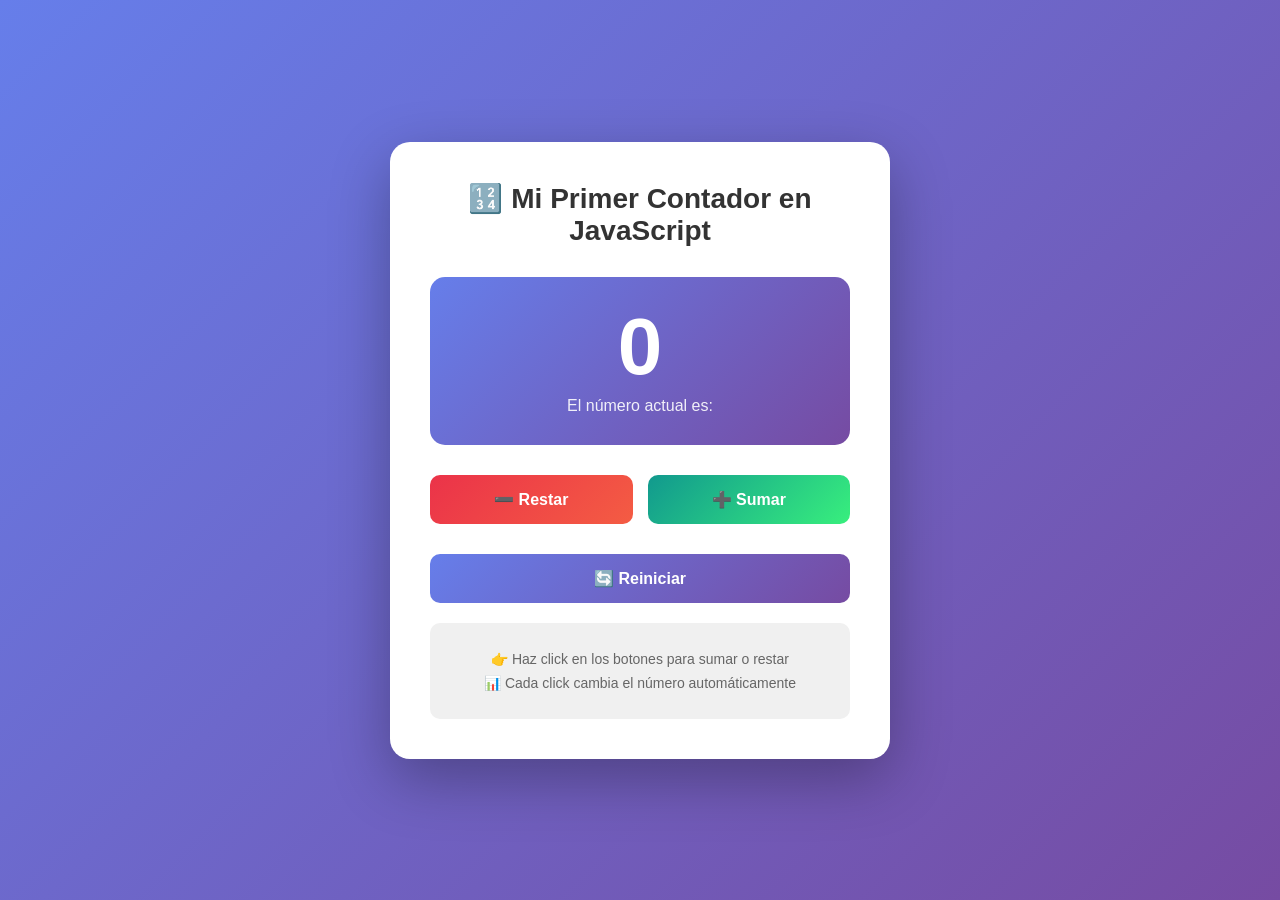
<file: index.html>
<!DOCTYPE html>
<html lang="es">
<head>
    <meta charset="UTF-8">
    <meta name="viewport" content="width=device-width, initial-scale=1.0">
    <title>Mi Contador - Aprendiendo JavaScript</title>
    <link rel="stylesheet" href="styles.css">
</head>
<body>
    <div class="container">
        <h1>🔢 Mi Primer Contador en JavaScript</h1>
        
        <div class="contador-box">
            <p id="numero">0</p>
            <p class="etiqueta">El número actual es:</p>
        </div>

        <div class="botones">
            <button id="btnRestar" class="btn btn-restar">➖ Restar</button>
            <button id="btnSumar" class="btn btn-sumar">➕ Sumar</button>
        </div>

        <button id="btnReiniciar" class="btn btn-reiniciar">🔄 Reiniciar</button>

        <div class="info">
            <p>👉 Haz click en los botones para sumar o restar</p>
            <p>📊 Cada click cambia el número automáticamente</p>
        </div>
    </div>

    <script src="script.js"></script>
</body>
</html>
</file>
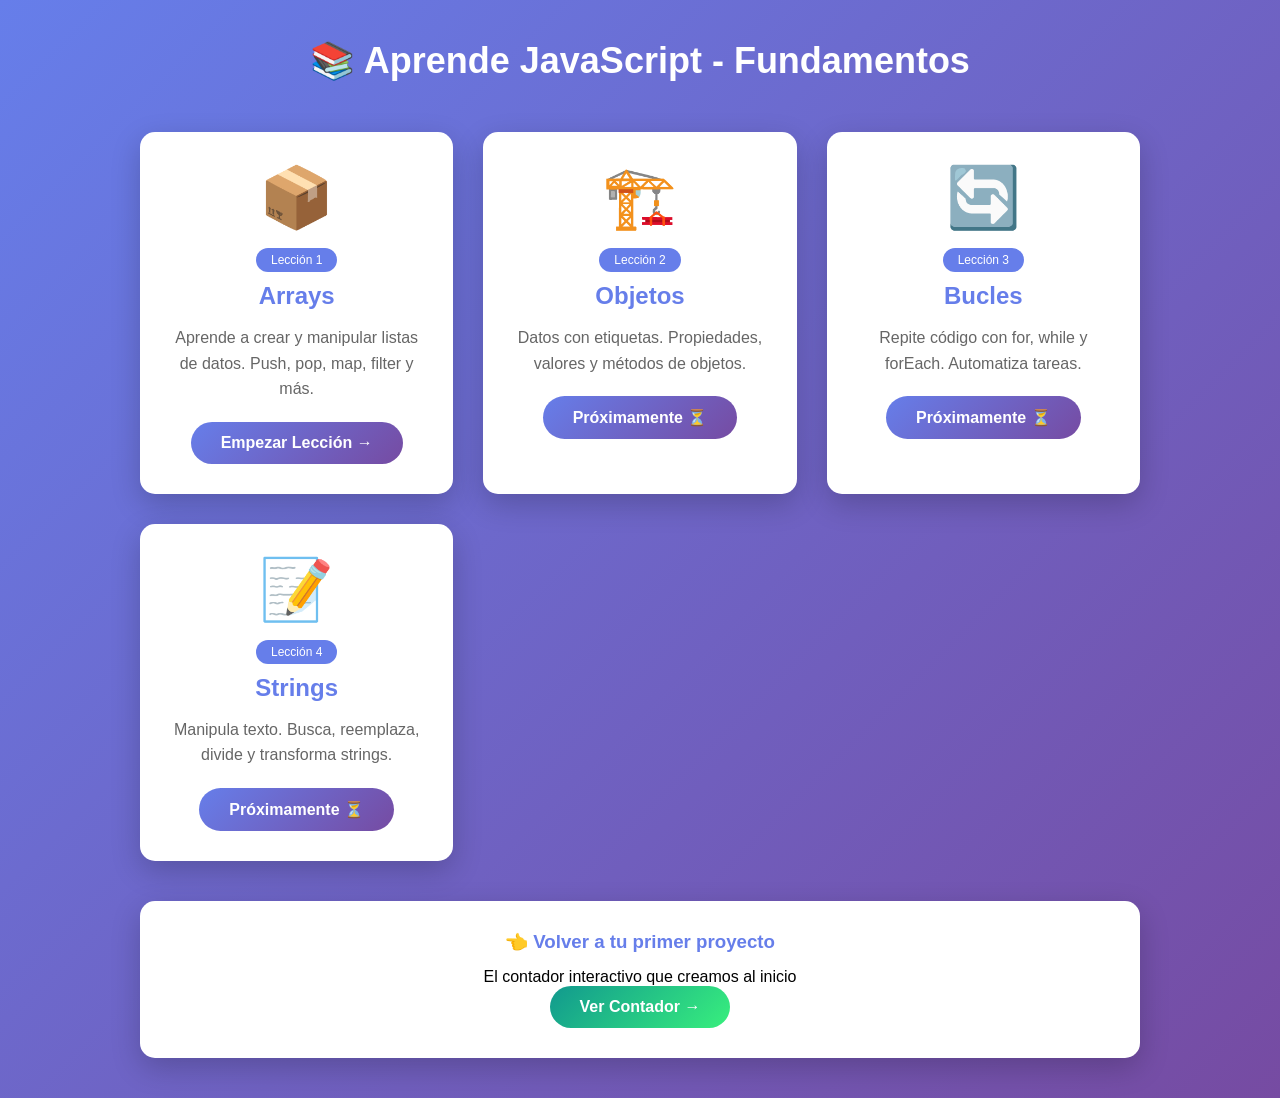
<file: index-lecciones.html>
<!DOCTYPE html>
<html lang="es">
<head>
    <meta charset="UTF-8">
    <meta name="viewport" content="width=device-width, initial-scale=1.0">
    <title>📚 Aprende JavaScript - Lecciones</title>
    <style>
        * {
            margin: 0;
            padding: 0;
            box-sizing: border-box;
        }

        body {
            font-family: 'Segoe UI', Tahoma, Geneva, Verdana, sans-serif;
            background: linear-gradient(135deg, #667eea 0%, #764ba2 100%);
            min-height: 100vh;
            padding: 40px 20px;
        }

        .container {
            max-width: 1000px;
            margin: 0 auto;
        }

        h1 {
            text-align: center;
            color: white;
            margin-bottom: 50px;
            font-size: 36px;
        }

        .lecciones-grid {
            display: grid;
            grid-template-columns: repeat(auto-fit, minmax(250px, 1fr));
            gap: 30px;
            margin-bottom: 40px;
        }

        .leccion-card {
            background: white;
            border-radius: 15px;
            padding: 30px;
            text-align: center;
            box-shadow: 0 10px 30px rgba(0, 0, 0, 0.2);
            transition: all 0.3s ease;
            cursor: pointer;
        }

        .leccion-card:hover {
            transform: translateY(-10px);
            box-shadow: 0 20px 40px rgba(0, 0, 0, 0.3);
        }

        .leccion-card .emoji {
            font-size: 60px;
            margin-bottom: 15px;
        }

        .leccion-card h2 {
            color: #667eea;
            margin-bottom: 15px;
            font-size: 24px;
        }

        .leccion-card p {
            color: #666;
            margin-bottom: 20px;
            line-height: 1.6;
        }

        .leccion-card a {
            display: inline-block;
            background: linear-gradient(135deg, #667eea 0%, #764ba2 100%);
            color: white;
            padding: 12px 30px;
            border-radius: 25px;
            text-decoration: none;
            font-weight: bold;
            transition: all 0.3s ease;
        }

        .leccion-card a:hover {
            transform: scale(1.05);
            box-shadow: 0 10px 25px rgba(102, 126, 234, 0.4);
        }

        .proyecto-anterior {
            background: white;
            border-radius: 15px;
            padding: 30px;
            text-align: center;
            box-shadow: 0 10px 30px rgba(0, 0, 0, 0.2);
            margin-top: 40px;
        }

        .proyecto-anterior h3 {
            color: #667eea;
            margin-bottom: 15px;
        }

        .proyecto-anterior a {
            display: inline-block;
            background: linear-gradient(135deg, #11998e 0%, #38ef7d 100%);
            color: white;
            padding: 12px 30px;
            border-radius: 25px;
            text-decoration: none;
            font-weight: bold;
            transition: all 0.3s ease;
        }

        .proyecto-anterior a:hover {
            transform: scale(1.05);
            box-shadow: 0 10px 25px rgba(17, 153, 142, 0.4);
        }

        .badge {
            display: inline-block;
            background: #667eea;
            color: white;
            padding: 5px 15px;
            border-radius: 20px;
            font-size: 12px;
            margin-bottom: 10px;
        }
    </style>
</head>
<body>
    <div class="container">
        <h1>📚 Aprende JavaScript - Fundamentos</h1>

        <div class="lecciones-grid">
            <!-- LECCIÓN 1: ARRAYS -->
            <div class="leccion-card">
                <div class="emoji">📦</div>
                <div class="badge">Lección 1</div>
                <h2>Arrays</h2>
                <p>Aprende a crear y manipular listas de datos. Push, pop, map, filter y más.</p>
                <a href="leccion-1-arrays.html">Empezar Lección →</a>
            </div>

            <!-- LECCIÓN 2: OBJETOS -->
            <div class="leccion-card">
                <div class="emoji">🏗️</div>
                <div class="badge">Lección 2</div>
                <h2>Objetos</h2>
                <p>Datos con etiquetas. Propiedades, valores y métodos de objetos.</p>
                <a href="leccion-2-objetos.html">Próximamente ⏳</a>
            </div>

            <!-- LECCIÓN 3: BUCLES -->
            <div class="leccion-card">
                <div class="emoji">🔄</div>
                <div class="badge">Lección 3</div>
                <h2>Bucles</h2>
                <p>Repite código con for, while y forEach. Automatiza tareas.</p>
                <a href="leccion-3-bucles.html">Próximamente ⏳</a>
            </div>

            <!-- LECCIÓN 4: STRINGS -->
            <div class="leccion-card">
                <div class="emoji">📝</div>
                <div class="badge">Lección 4</div>
                <h2>Strings</h2>
                <p>Manipula texto. Busca, reemplaza, divide y transforma strings.</p>
                <a href="leccion-4-strings.html">Próximamente ⏳</a>
            </div>
        </div>

        <!-- Proyecto Anterior -->
        <div class="proyecto-anterior">
            <h3>👈 Volver a tu primer proyecto</h3>
            <p>El contador interactivo que creamos al inicio</p>
            <a href="index.html">Ver Contador →</a>
        </div>
    </div>
</body>
</html>
</file>
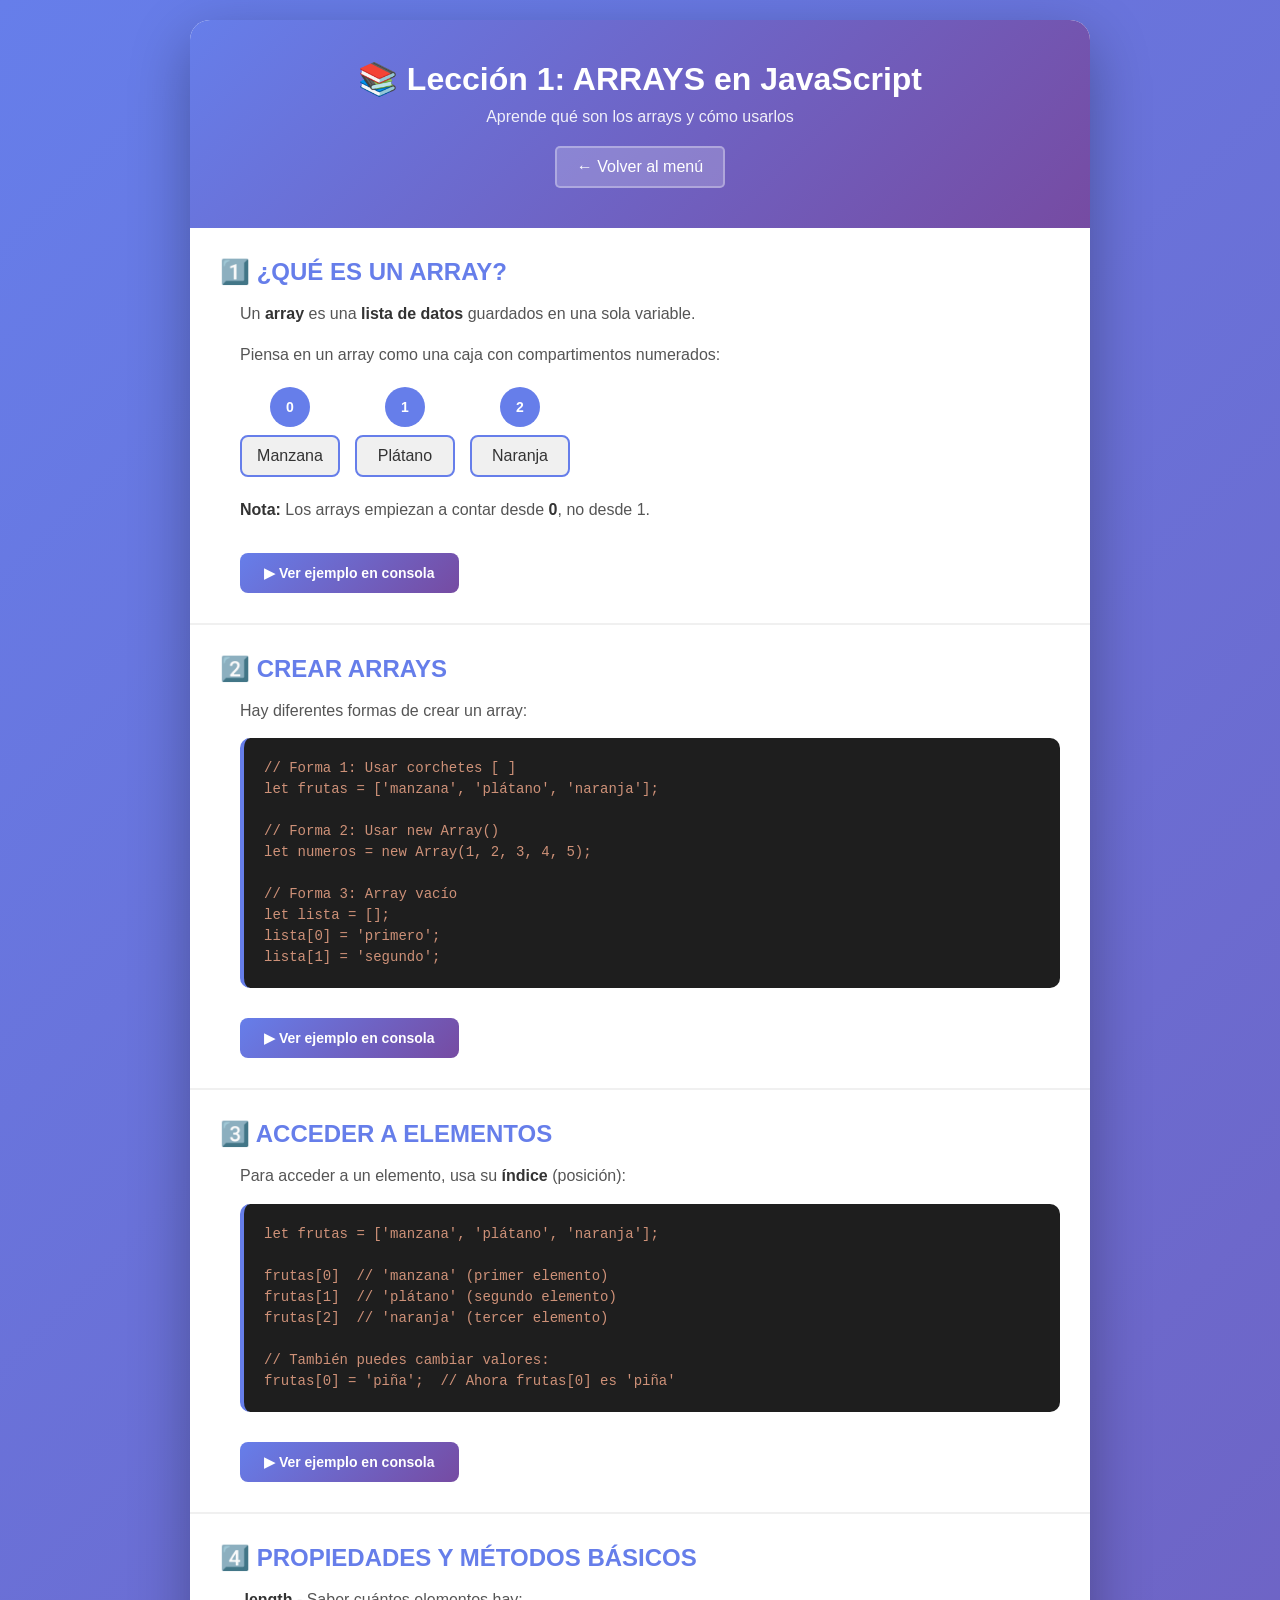
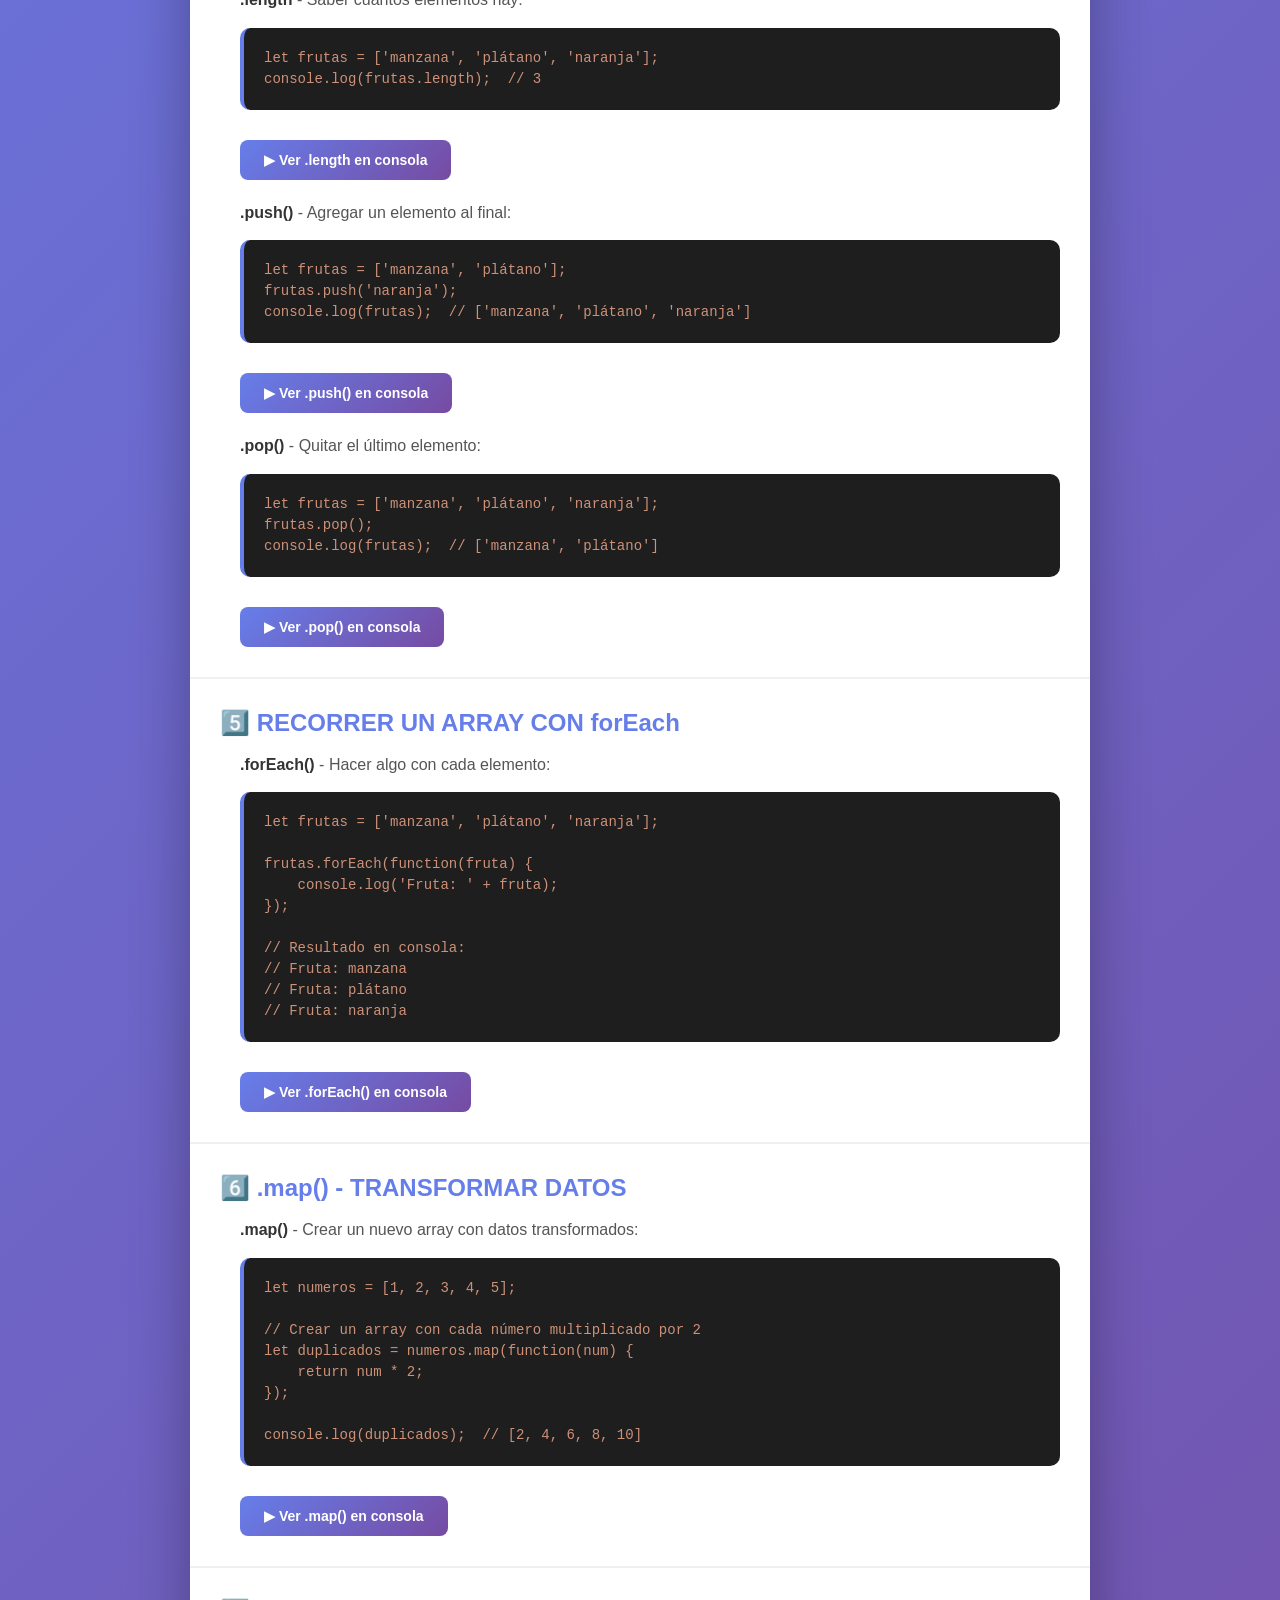
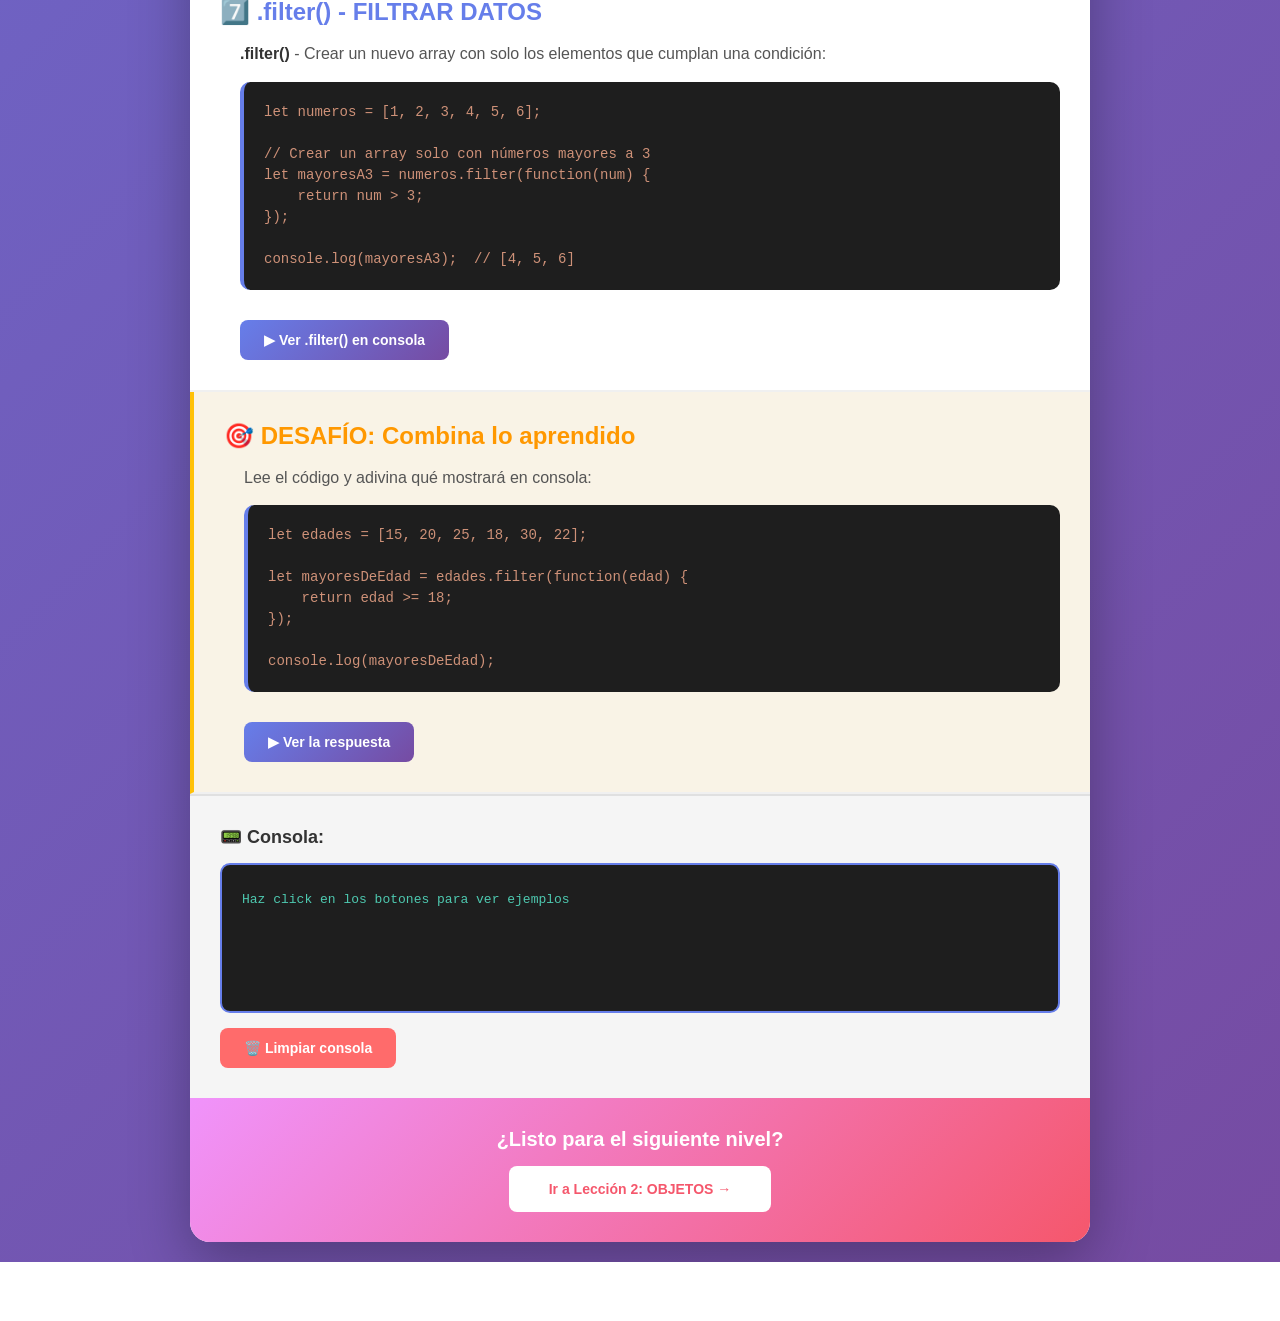
<file: leccion-1-arrays.html>
<!DOCTYPE html>
<html lang="es">
<head>
    <meta charset="UTF-8">
    <meta name="viewport" content="width=device-width, initial-scale=1.0">
    <title>Lección 1: Arrays en JavaScript</title>
    <link rel="stylesheet" href="leccion-1-arrays.css">
</head>
<body>
    <div class="container">
        <header>
            <h1>📚 Lección 1: ARRAYS en JavaScript</h1>
            <p class="subtitle">Aprende qué son los arrays y cómo usarlos</p>
            <a href="index-lecciones.html" class="btn-volver">← Volver al menú</a>
        </header>

        <!-- SECCIÓN 1: QUÉ ES UN ARRAY -->
        <section class="leccion">
            <h2>1️⃣ ¿QUÉ ES UN ARRAY?</h2>
            <div class="contenido">
                <p>Un <strong>array</strong> es una <strong>lista de datos</strong> guardados en una sola variable.</p>
                <p>Piensa en un array como una caja con compartimentos numerados:</p>
                <div class="visual-array">
                    <div class="compartimento">
                        <span class="indice">0</span>
                        <span class="valor">Manzana</span>
                    </div>
                    <div class="compartimento">
                        <span class="indice">1</span>
                        <span class="valor">Plátano</span>
                    </div>
                    <div class="compartimento">
                        <span class="indice">2</span>
                        <span class="valor">Naranja</span>
                    </div>
                </div>
                <p><strong>Nota:</strong> Los arrays empiezan a contar desde <strong>0</strong>, no desde 1.</p>
                <button class="btn btn-ejemplo" onclick="ejemplo1()">▶ Ver ejemplo en consola</button>
            </div>
        </section>

        <!-- SECCIÓN 2: CREAR ARRAYS -->
        <section class="leccion">
            <h2>2️⃣ CREAR ARRAYS</h2>
            <div class="contenido">
                <p>Hay diferentes formas de crear un array:</p>
                <div class="codigo">
                    <pre><code>// Forma 1: Usar corchetes [ ]
let frutas = ['manzana', 'plátano', 'naranja'];

// Forma 2: Usar new Array()
let numeros = new Array(1, 2, 3, 4, 5);

// Forma 3: Array vacío
let lista = [];
lista[0] = 'primero';
lista[1] = 'segundo';</code></pre>
                </div>
                <button class="btn btn-ejemplo" onclick="ejemplo2()">▶ Ver ejemplo en consola</button>
            </div>
        </section>

        <!-- SECCIÓN 3: ACCEDER A ELEMENTOS -->
        <section class="leccion">
            <h2>3️⃣ ACCEDER A ELEMENTOS</h2>
            <div class="contenido">
                <p>Para acceder a un elemento, usa su <strong>índice</strong> (posición):</p>
                <div class="codigo">
                    <pre><code>let frutas = ['manzana', 'plátano', 'naranja'];

frutas[0]  // 'manzana' (primer elemento)
frutas[1]  // 'plátano' (segundo elemento)
frutas[2]  // 'naranja' (tercer elemento)

// También puedes cambiar valores:
frutas[0] = 'piña';  // Ahora frutas[0] es 'piña'</code></pre>
                </div>
                <button class="btn btn-ejemplo" onclick="ejemplo3()">▶ Ver ejemplo en consola</button>
            </div>
        </section>

        <!-- SECCIÓN 4: PROPIEDADES Y MÉTODOS -->
        <section class="leccion">
            <h2>4️⃣ PROPIEDADES Y MÉTODOS BÁSICOS</h2>
            <div class="contenido">
                <p><strong>.length</strong> - Saber cuántos elementos hay:</p>
                <div class="codigo">
                    <pre><code>let frutas = ['manzana', 'plátano', 'naranja'];
console.log(frutas.length);  // 3</code></pre>
                </div>
                <button class="btn btn-ejemplo" onclick="ejemplo4()">▶ Ver .length en consola</button>

                <p style="margin-top: 20px;"><strong>.push()</strong> - Agregar un elemento al final:</p>
                <div class="codigo">
                    <pre><code>let frutas = ['manzana', 'plátano'];
frutas.push('naranja');
console.log(frutas);  // ['manzana', 'plátano', 'naranja']</code></pre>
                </div>
                <button class="btn btn-ejemplo" onclick="ejemplo5()">▶ Ver .push() en consola</button>

                <p style="margin-top: 20px;"><strong>.pop()</strong> - Quitar el último elemento:</p>
                <div class="codigo">
                    <pre><code>let frutas = ['manzana', 'plátano', 'naranja'];
frutas.pop();
console.log(frutas);  // ['manzana', 'plátano']</code></pre>
                </div>
                <button class="btn btn-ejemplo" onclick="ejemplo6()">▶ Ver .pop() en consola</button>
            </div>
        </section>

        <!-- SECCIÓN 5: RECORRER ARRAYS CON forEach -->
        <section class="leccion">
            <h2>5️⃣ RECORRER UN ARRAY CON forEach</h2>
            <div class="contenido">
                <p><strong>.forEach()</strong> - Hacer algo con cada elemento:</p>
                <div class="codigo">
                    <pre><code>let frutas = ['manzana', 'plátano', 'naranja'];

frutas.forEach(function(fruta) {
    console.log('Fruta: ' + fruta);
});

// Resultado en consola:
// Fruta: manzana
// Fruta: plátano
// Fruta: naranja</code></pre>
                </div>
                <button class="btn btn-ejemplo" onclick="ejemplo7()">▶ Ver .forEach() en consola</button>
            </div>
        </section>

        <!-- SECCIÓN 6: MAP - TRANSFORMAR DATOS -->
        <section class="leccion">
            <h2>6️⃣ .map() - TRANSFORMAR DATOS</h2>
            <div class="contenido">
                <p><strong>.map()</strong> - Crear un nuevo array con datos transformados:</p>
                <div class="codigo">
                    <pre><code>let numeros = [1, 2, 3, 4, 5];

// Crear un array con cada número multiplicado por 2
let duplicados = numeros.map(function(num) {
    return num * 2;
});

console.log(duplicados);  // [2, 4, 6, 8, 10]</code></pre>
                </div>
                <button class="btn btn-ejemplo" onclick="ejemplo8()">▶ Ver .map() en consola</button>
            </div>
        </section>

        <!-- SECCIÓN 7: FILTER - FILTRAR DATOS -->
        <section class="leccion">
            <h2>7️⃣ .filter() - FILTRAR DATOS</h2>
            <div class="contenido">
                <p><strong>.filter()</strong> - Crear un nuevo array con solo los elementos que cumplan una condición:</p>
                <div class="codigo">
                    <pre><code>let numeros = [1, 2, 3, 4, 5, 6];

// Crear un array solo con números mayores a 3
let mayoresA3 = numeros.filter(function(num) {
    return num > 3;
});

console.log(mayoresA3);  // [4, 5, 6]</code></pre>
                </div>
                <button class="btn btn-ejemplo" onclick="ejemplo9()">▶ Ver .filter() en consola</button>
            </div>
        </section>

        <!-- SECCIÓN 8: DESAFÍO -->
        <section class="leccion leccion-desafio">
            <h2>🎯 DESAFÍO: Combina lo aprendido</h2>
            <div class="contenido">
                <p>Lee el código y adivina qué mostrará en consola:</p>
                <div class="codigo">
                    <pre><code>let edades = [15, 20, 25, 18, 30, 22];

let mayoresDeEdad = edades.filter(function(edad) {
    return edad >= 18;
});

console.log(mayoresDeEdad);</code></pre>
                </div>
                <button class="btn btn-ejemplo" onclick="desafio1()">▶ Ver la respuesta</button>
            </div>
        </section>

        <!-- CONSOLA PERSONALIZADA -->
        <section class="consola-section">
            <h3>📟 Consola:</h3>
            <div id="consola" class="consola"></div>
            <button class="btn btn-limpiar" onclick="limpiarConsola()">🗑️ Limpiar consola</button>
        </section>

        <!-- SIGUIENTE LECCIÓN -->
        <section class="siguiente-leccion">
            <h3>¿Listo para el siguiente nivel?</h3>
            <a href="leccion-2-objetos.html" class="btn btn-siguiente">Ir a Lección 2: OBJETOS →</a>
        </section>
    </div>

    <script src="leccion-1-arrays.js"></script>
</body>
</html>
</file>
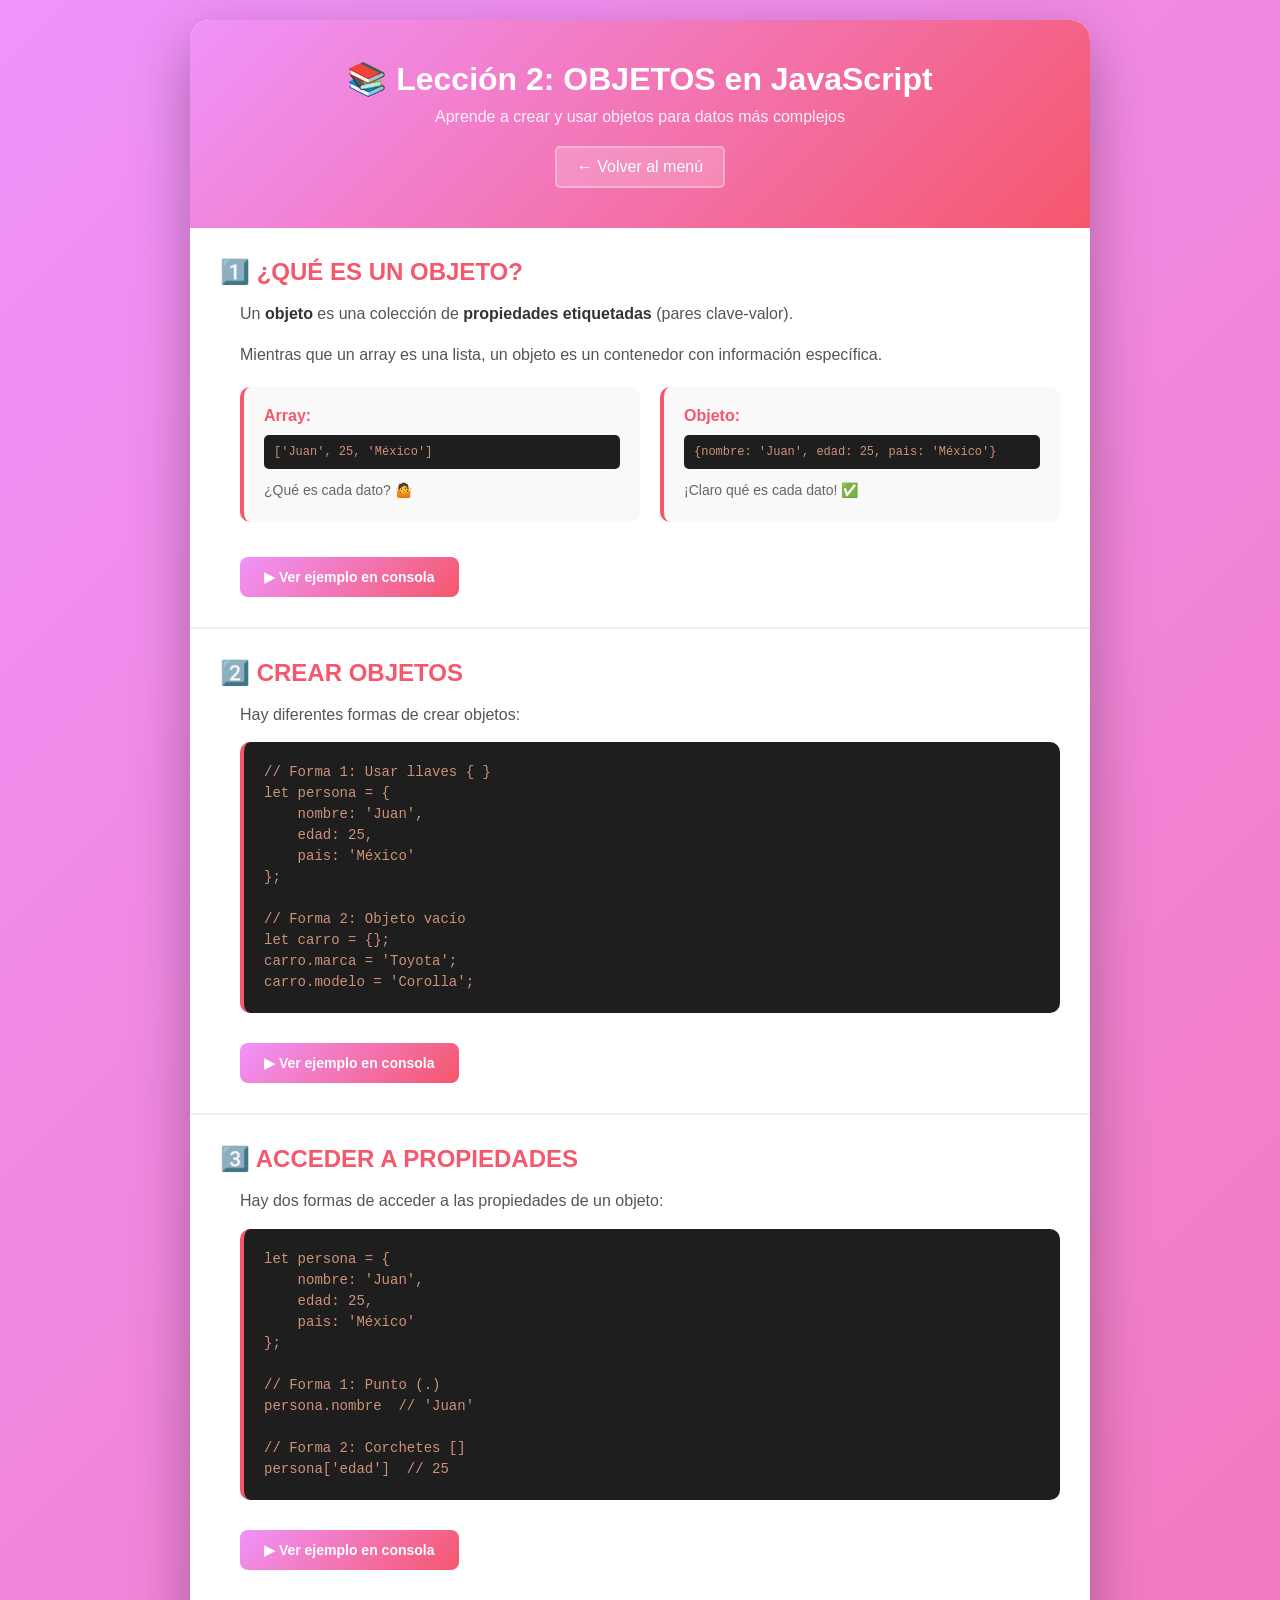
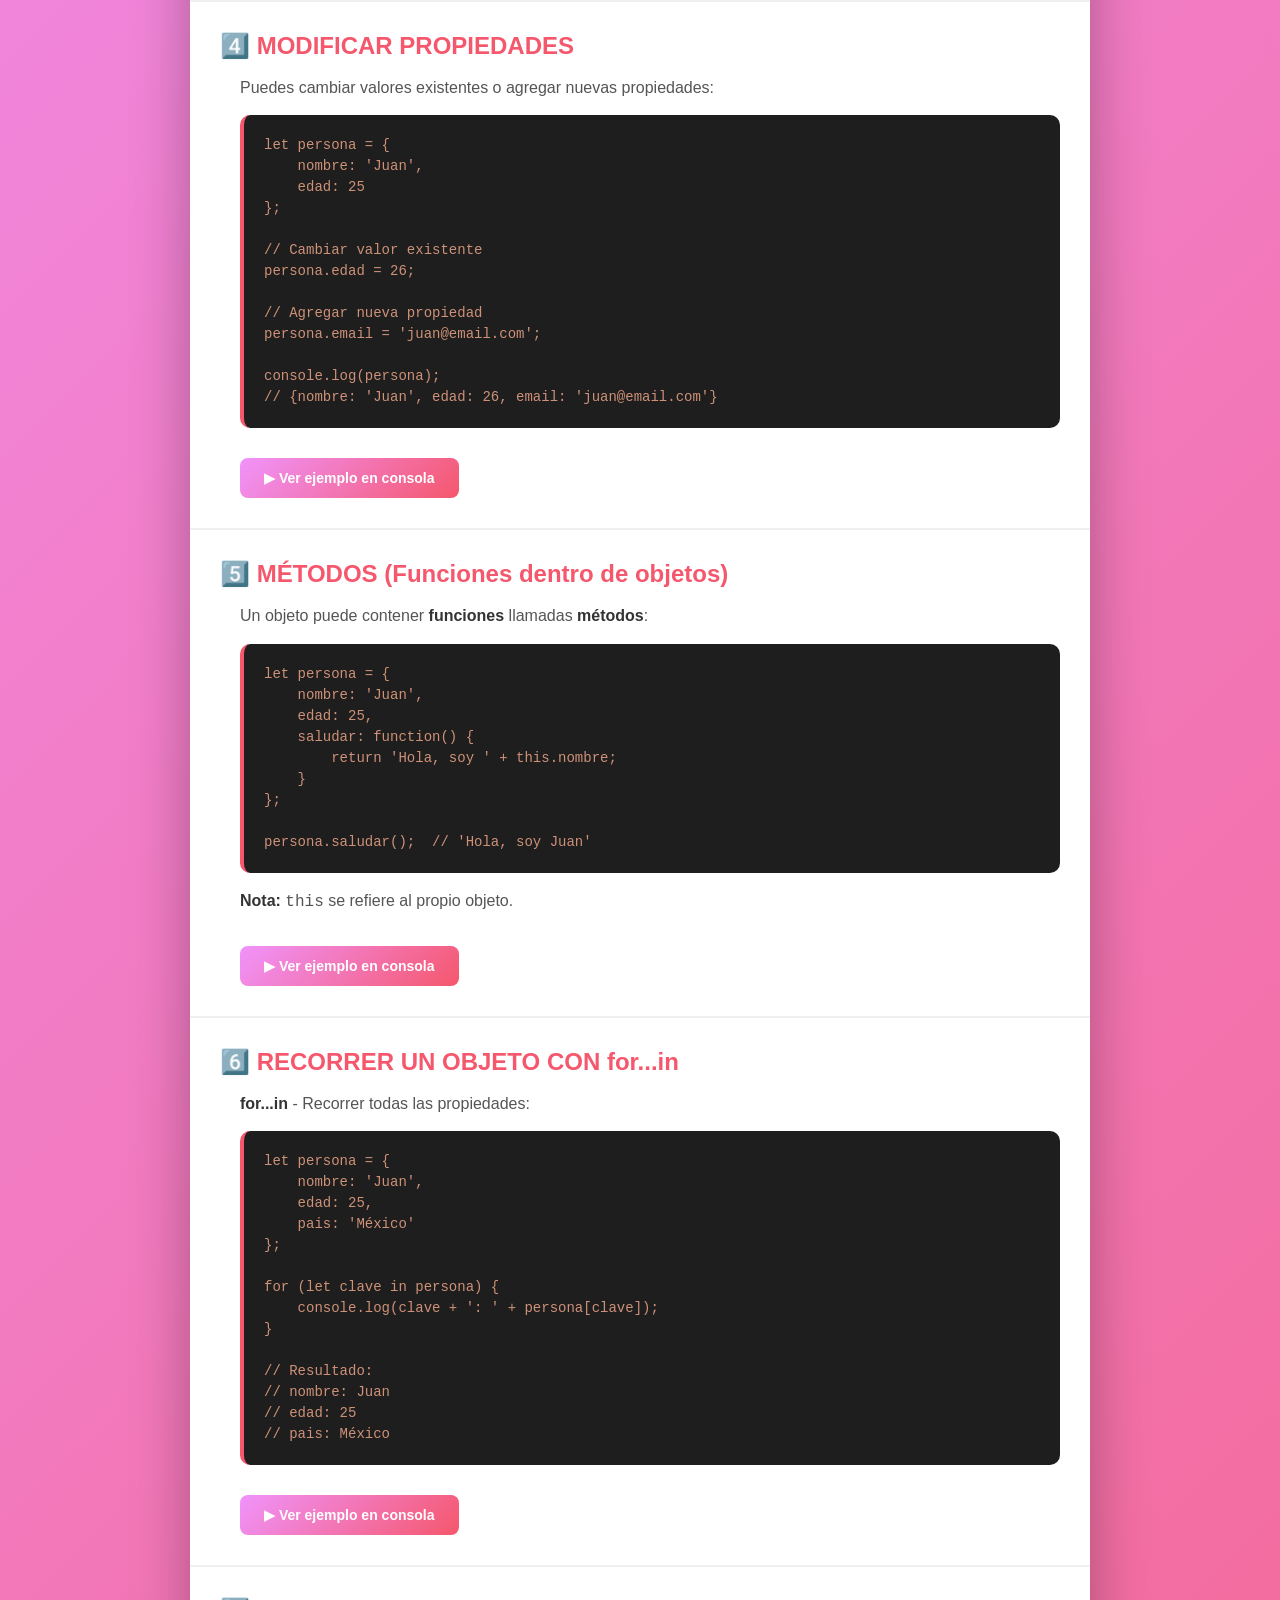
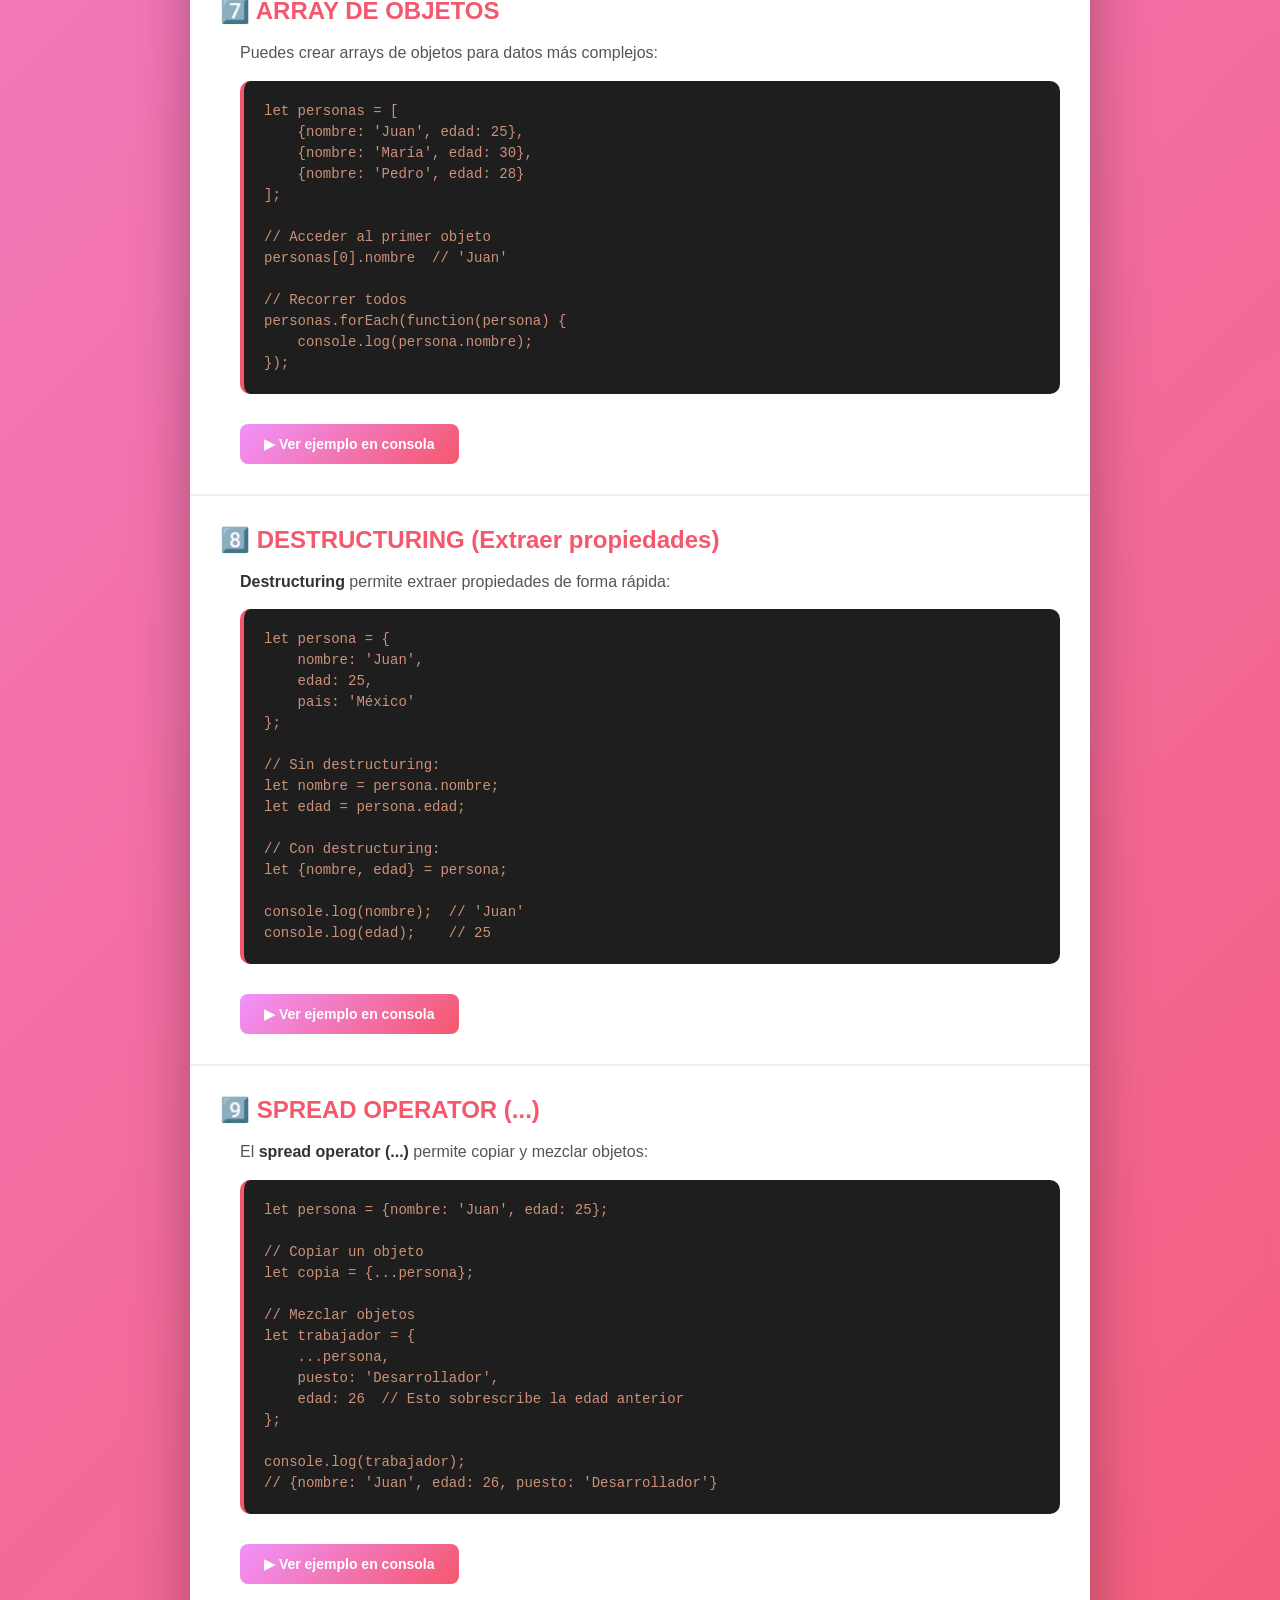
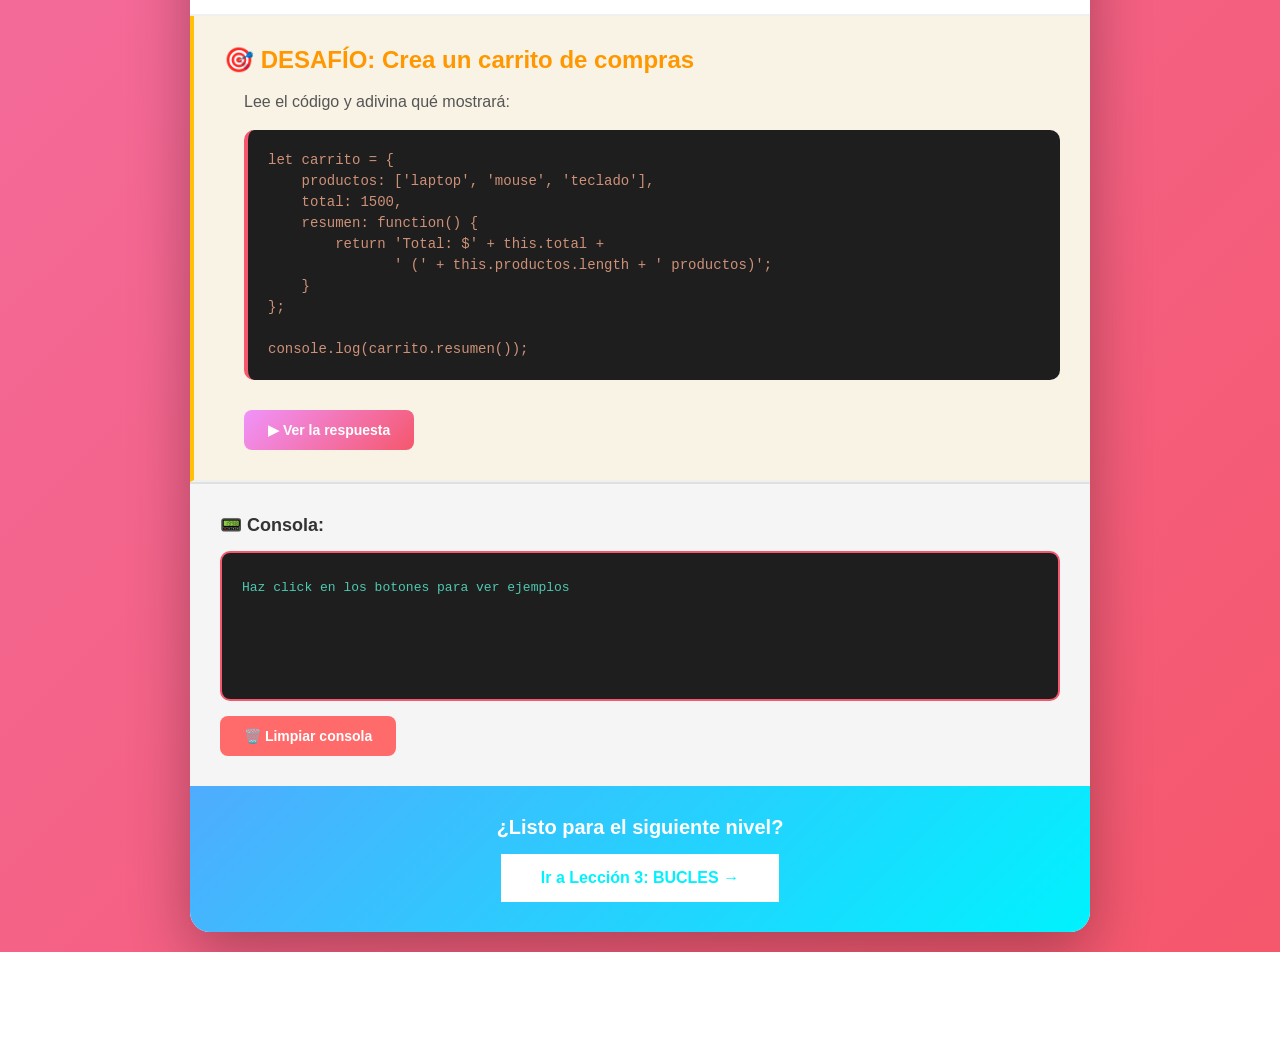
<file: leccion-2-objetos.html>
<!DOCTYPE html>
<html lang="es">
<head>
    <meta charset="UTF-8">
    <meta name="viewport" content="width=device-width, initial-scale=1.0">
    <title>Lección 2: Objetos en JavaScript</title>
    <link rel="stylesheet" href="leccion-2-objetos.css">
</head>
<body>
    <div class="container">
        <header>
            <h1>📚 Lección 2: OBJETOS en JavaScript</h1>
            <p class="subtitle">Aprende a crear y usar objetos para datos más complejos</p>
            <a href="index-lecciones.html" class="btn-volver">← Volver al menú</a>
        </header>

        <!-- SECCIÓN 1: QUÉ ES UN OBJETO -->
        <section class="leccion">
            <h2>1️⃣ ¿QUÉ ES UN OBJETO?</h2>
            <div class="contenido">
                <p>Un <strong>objeto</strong> es una colección de <strong>propiedades etiquetadas</strong> (pares clave-valor).</p>
                <p>Mientras que un array es una lista, un objeto es un contenedor con información específica.</p>
                <div class="comparacion">
                    <div class="item">
                        <h4>Array:</h4>
                        <code>['Juan', 25, 'México']</code>
                        <p>¿Qué es cada dato? 🤷</p>
                    </div>
                    <div class="item">
                        <h4>Objeto:</h4>
                        <code>{nombre: 'Juan', edad: 25, pais: 'México'}</code>
                        <p>¡Claro qué es cada dato! ✅</p>
                    </div>
                </div>
                <button class="btn btn-ejemplo" onclick="ejemplo1()">▶ Ver ejemplo en consola</button>
            </div>
        </section>

        <!-- SECCIÓN 2: CREAR OBJETOS -->
        <section class="leccion">
            <h2>2️⃣ CREAR OBJETOS</h2>
            <div class="contenido">
                <p>Hay diferentes formas de crear objetos:</p>
                <div class="codigo">
                    <pre><code>// Forma 1: Usar llaves { }
let persona = {
    nombre: 'Juan',
    edad: 25,
    pais: 'México'
};

// Forma 2: Objeto vacío
let carro = {};
carro.marca = 'Toyota';
carro.modelo = 'Corolla';</code></pre>
                </div>
                <button class="btn btn-ejemplo" onclick="ejemplo2()">▶ Ver ejemplo en consola</button>
            </div>
        </section>

        <!-- SECCIÓN 3: ACCEDER A PROPIEDADES -->
        <section class="leccion">
            <h2>3️⃣ ACCEDER A PROPIEDADES</h2>
            <div class="contenido">
                <p>Hay dos formas de acceder a las propiedades de un objeto:</p>
                <div class="codigo">
                    <pre><code>let persona = {
    nombre: 'Juan',
    edad: 25,
    pais: 'México'
};

// Forma 1: Punto (.)
persona.nombre  // 'Juan'

// Forma 2: Corchetes []
persona['edad']  // 25</code></pre>
                </div>
                <button class="btn btn-ejemplo" onclick="ejemplo3()">▶ Ver ejemplo en consola</button>
            </div>
        </section>

        <!-- SECCIÓN 4: MODIFICAR PROPIEDADES -->
        <section class="leccion">
            <h2>4️⃣ MODIFICAR PROPIEDADES</h2>
            <div class="contenido">
                <p>Puedes cambiar valores existentes o agregar nuevas propiedades:</p>
                <div class="codigo">
                    <pre><code>let persona = {
    nombre: 'Juan',
    edad: 25
};

// Cambiar valor existente
persona.edad = 26;

// Agregar nueva propiedad
persona.email = 'juan@email.com';

console.log(persona);
// {nombre: 'Juan', edad: 26, email: 'juan@email.com'}</code></pre>
                </div>
                <button class="btn btn-ejemplo" onclick="ejemplo4()">▶ Ver ejemplo en consola</button>
            </div>
        </section>

        <!-- SECCIÓN 5: MÉTODOS -->
        <section class="leccion">
            <h2>5️⃣ MÉTODOS (Funciones dentro de objetos)</h2>
            <div class="contenido">
                <p>Un objeto puede contener <strong>funciones</strong> llamadas <strong>métodos</strong>:</p>
                <div class="codigo">
                    <pre><code>let persona = {
    nombre: 'Juan',
    edad: 25,
    saludar: function() {
        return 'Hola, soy ' + this.nombre;
    }
};

persona.saludar();  // 'Hola, soy Juan'</code></pre>
                </div>
                <p style="margin-top: 15px;"><strong>Nota:</strong> <code>this</code> se refiere al propio objeto.</p>
                <button class="btn btn-ejemplo" onclick="ejemplo5()">▶ Ver ejemplo en consola</button>
            </div>
        </section>

        <!-- SECCIÓN 6: RECORRER OBJETOS -->
        <section class="leccion">
            <h2>6️⃣ RECORRER UN OBJETO CON for...in</h2>
            <div class="contenido">
                <p><strong>for...in</strong> - Recorrer todas las propiedades:</p>
                <div class="codigo">
                    <pre><code>let persona = {
    nombre: 'Juan',
    edad: 25,
    pais: 'México'
};

for (let clave in persona) {
    console.log(clave + ': ' + persona[clave]);
}

// Resultado:
// nombre: Juan
// edad: 25
// pais: México</code></pre>
                </div>
                <button class="btn btn-ejemplo" onclick="ejemplo6()">▶ Ver ejemplo en consola</button>
            </div>
        </section>

        <!-- SECCIÓN 7: OBJETOS EN ARRAYS -->
        <section class="leccion">
            <h2>7️⃣ ARRAY DE OBJETOS</h2>
            <div class="contenido">
                <p>Puedes crear arrays de objetos para datos más complejos:</p>
                <div class="codigo">
                    <pre><code>let personas = [
    {nombre: 'Juan', edad: 25},
    {nombre: 'María', edad: 30},
    {nombre: 'Pedro', edad: 28}
];

// Acceder al primer objeto
personas[0].nombre  // 'Juan'

// Recorrer todos
personas.forEach(function(persona) {
    console.log(persona.nombre);
});</code></pre>
                </div>
                <button class="btn btn-ejemplo" onclick="ejemplo7()">▶ Ver ejemplo en consola</button>
            </div>
        </section>

        <!-- SECCIÓN 8: DESTRUCTURING -->
        <section class="leccion">
            <h2>8️⃣ DESTRUCTURING (Extraer propiedades)</h2>
            <div class="contenido">
                <p><strong>Destructuring</strong> permite extraer propiedades de forma rápida:</p>
                <div class="codigo">
                    <pre><code>let persona = {
    nombre: 'Juan',
    edad: 25,
    pais: 'México'
};

// Sin destructuring:
let nombre = persona.nombre;
let edad = persona.edad;

// Con destructuring:
let {nombre, edad} = persona;

console.log(nombre);  // 'Juan'
console.log(edad);    // 25</code></pre>
                </div>
                <button class="btn btn-ejemplo" onclick="ejemplo8()">▶ Ver ejemplo en consola</button>
            </div>
        </section>

        <!-- SECCIÓN 9: SPREAD OPERATOR -->
        <section class="leccion">
            <h2>9️⃣ SPREAD OPERATOR (...)</h2>
            <div class="contenido">
                <p>El <strong>spread operator (...)</strong> permite copiar y mezclar objetos:</p>
                <div class="codigo">
                    <pre><code>let persona = {nombre: 'Juan', edad: 25};

// Copiar un objeto
let copia = {...persona};

// Mezclar objetos
let trabajador = {
    ...persona,
    puesto: 'Desarrollador',
    edad: 26  // Esto sobrescribe la edad anterior
};

console.log(trabajador);
// {nombre: 'Juan', edad: 26, puesto: 'Desarrollador'}</code></pre>
                </div>
                <button class="btn btn-ejemplo" onclick="ejemplo9()">▶ Ver ejemplo en consola</button>
            </div>
        </section>

        <!-- SECCIÓN 10: DESAFÍO -->
        <section class="leccion leccion-desafio">
            <h2>🎯 DESAFÍO: Crea un carrito de compras</h2>
            <div class="contenido">
                <p>Lee el código y adivina qué mostrará:</p>
                <div class="codigo">
                    <pre><code>let carrito = {
    productos: ['laptop', 'mouse', 'teclado'],
    total: 1500,
    resumen: function() {
        return 'Total: $' + this.total + 
               ' (' + this.productos.length + ' productos)';
    }
};

console.log(carrito.resumen());</code></pre>
                </div>
                <button class="btn btn-ejemplo" onclick="desafio1()">▶ Ver la respuesta</button>
            </div>
        </section>

        <!-- CONSOLA PERSONALIZADA -->
        <section class="consola-section">
            <h3>📟 Consola:</h3>
            <div id="consola" class="consola"></div>
            <button class="btn btn-limpiar" onclick="limpiarConsola()">🗑️ Limpiar consola</button>
        </section>

        <!-- SIGUIENTE LECCIÓN -->
        <section class="siguiente-leccion">
            <h3>¿Listo para el siguiente nivel?</h3>
            <a href="leccion-3-bucles.html" class="btn-siguiente">Ir a Lección 3: BUCLES →</a>
        </section>
    </div>

    <script src="leccion-2-objetos.js"></script>
</body>
</html>
</file>
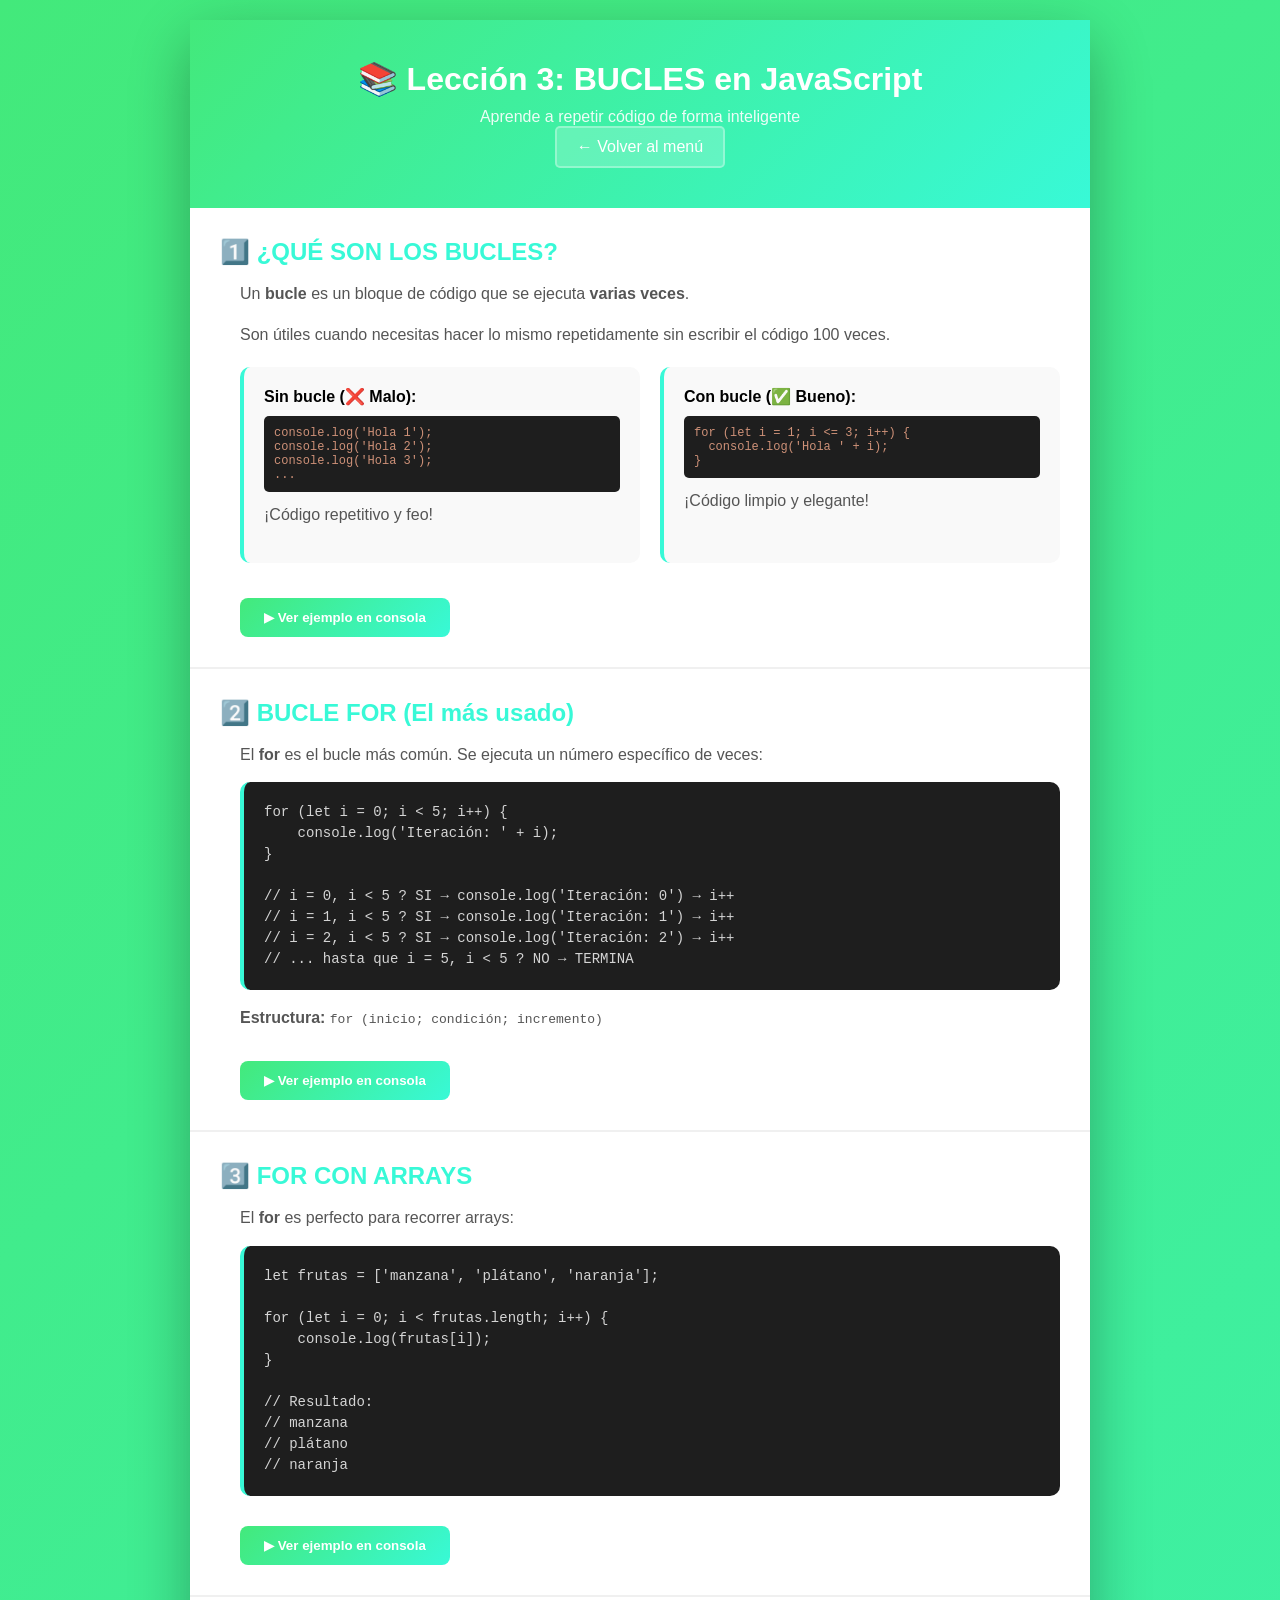
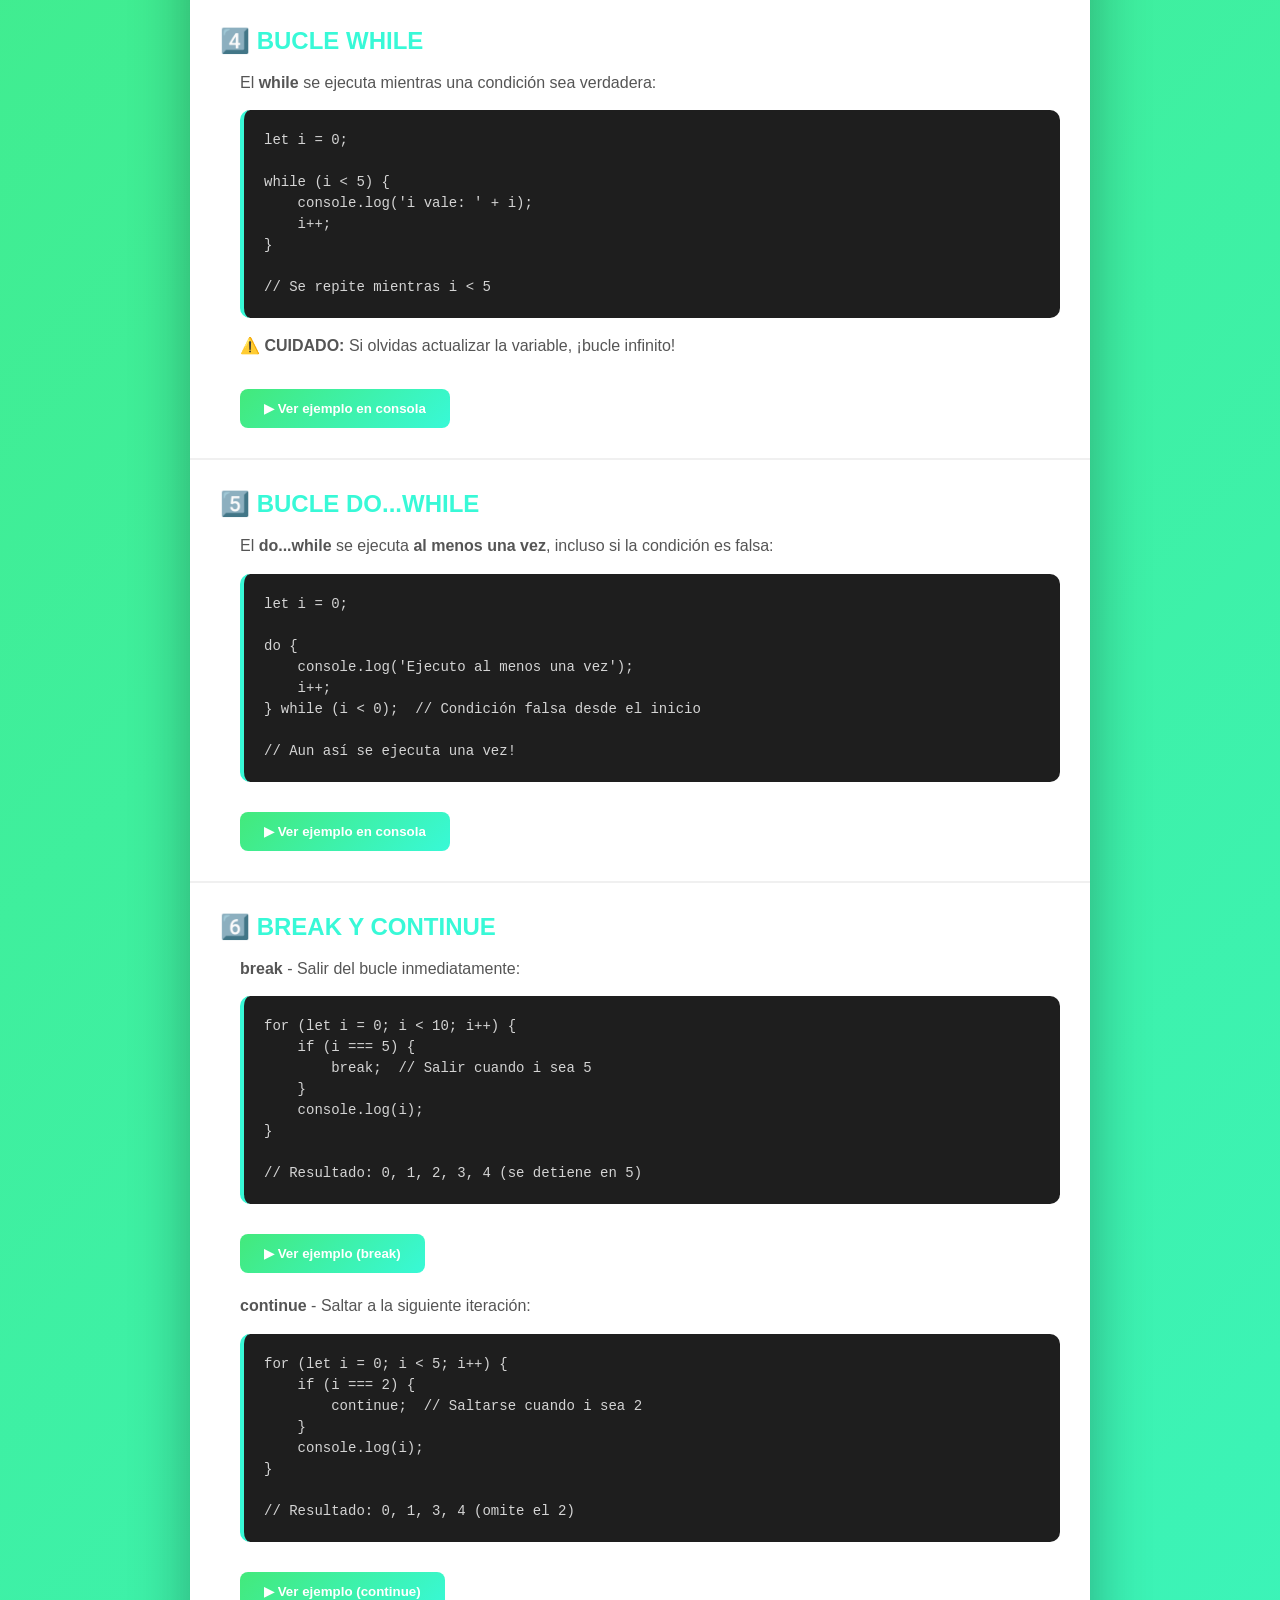
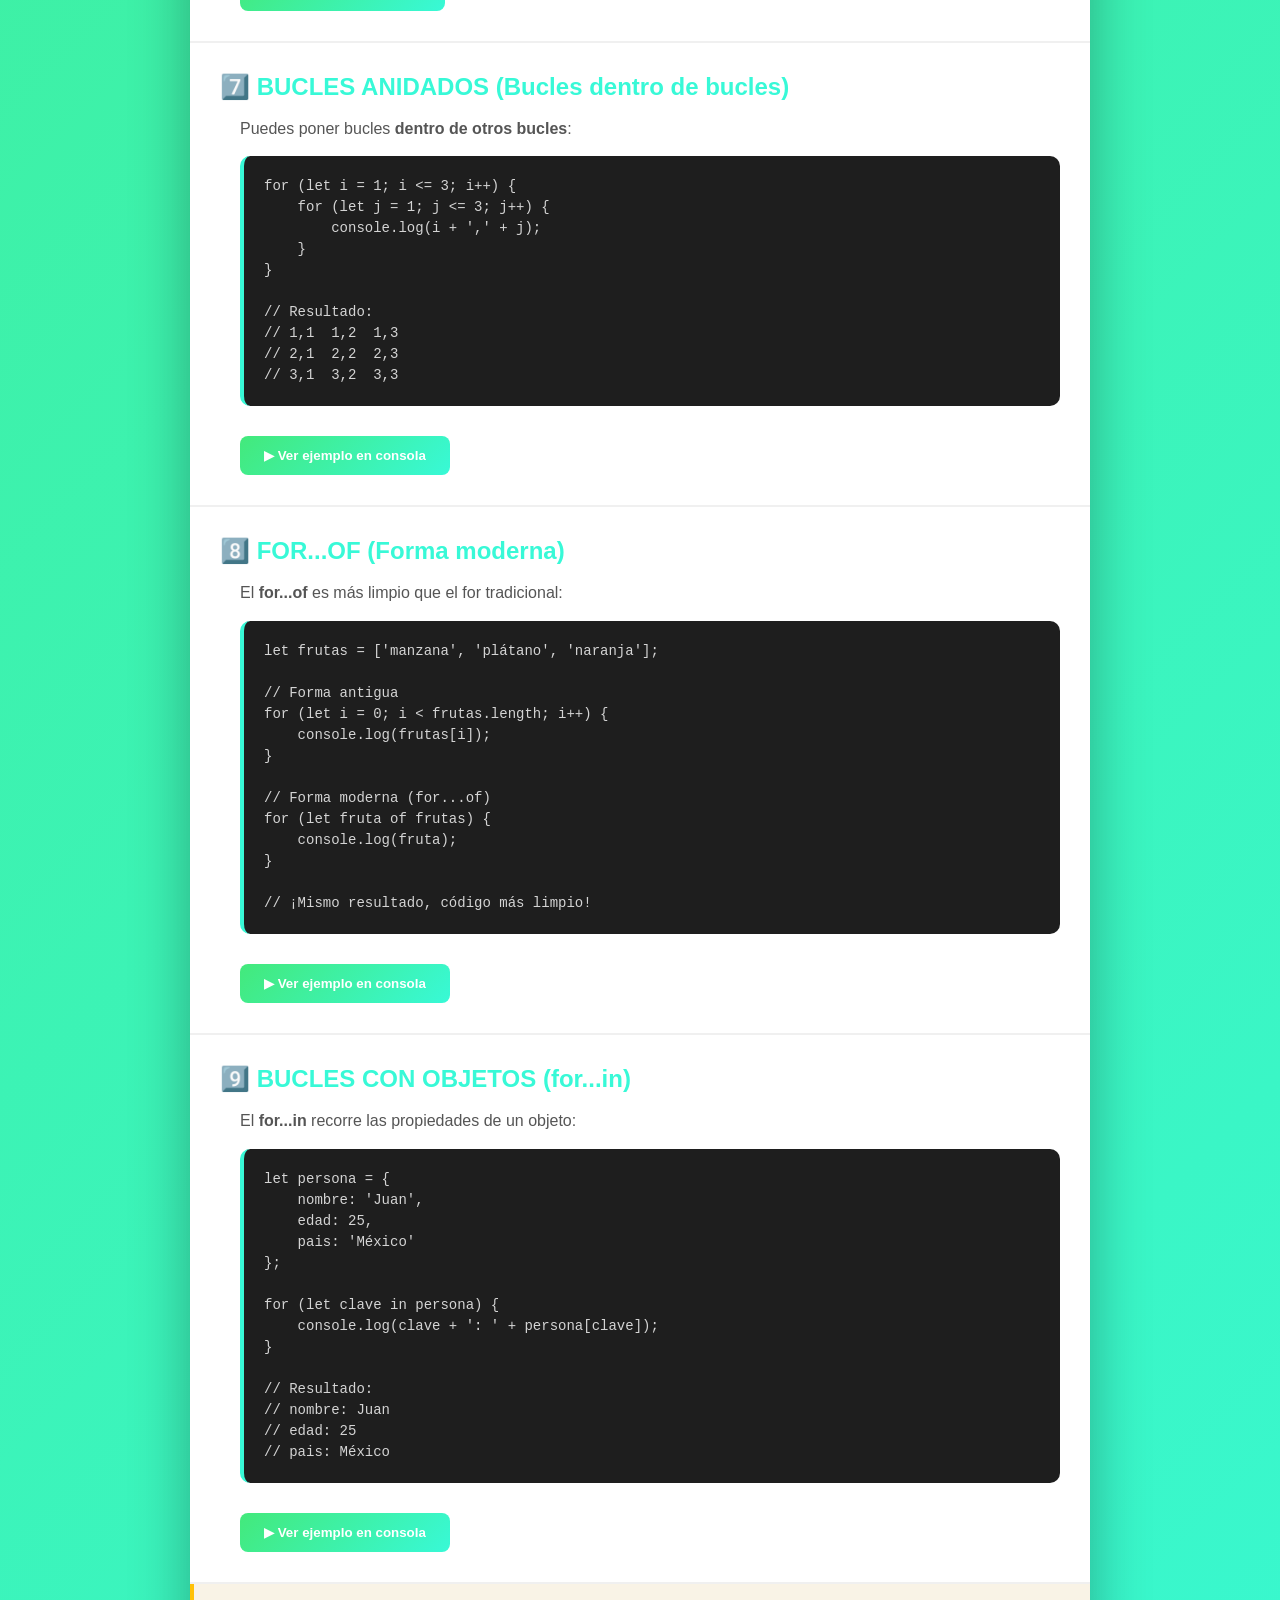
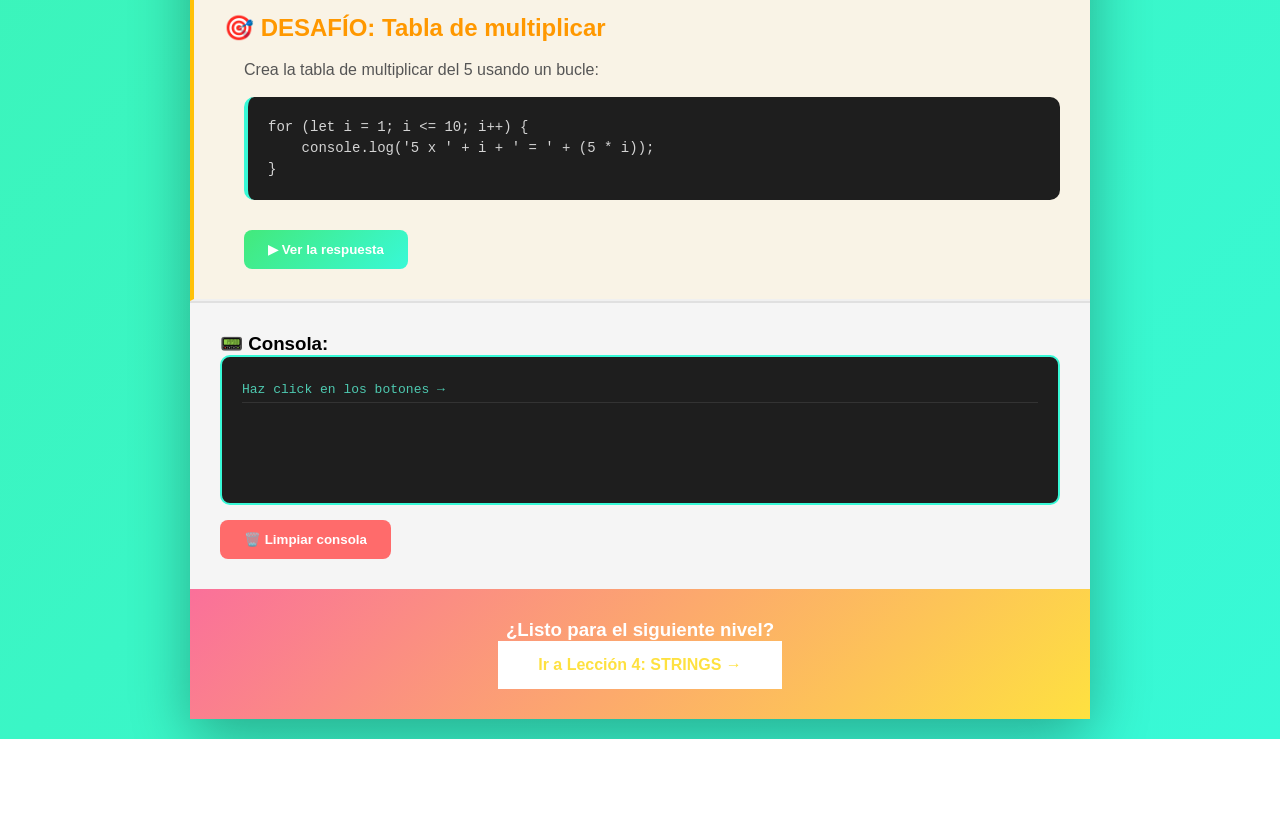
<file: leccion-3-bucles.html>
<!DOCTYPE html>
<html lang="es">
<head>
    <meta charset="UTF-8">
    <meta name="viewport" content="width=device-width, initial-scale=1.0">
    <title>Lección 3: Bucles en JavaScript</title>
    <link rel="stylesheet" href="leccion-3-bucles.css">
</head>
<body>
    <div class="container">
        <header>
            <h1>📚 Lección 3: BUCLES en JavaScript</h1>
            <p class="subtitle">Aprende a repetir código de forma inteligente</p>
            <a href="index-lecciones.html" class="btn-volver">← Volver al menú</a>
        </header>

        <!-- SECCIÓN 1: QUÉ SON LOS BUCLES -->
        <section class="leccion">
            <h2>1️⃣ ¿QUÉ SON LOS BUCLES?</h2>
            <div class="contenido">
                <p>Un <strong>bucle</strong> es un bloque de código que se ejecuta <strong>varias veces</strong>.</p>
                <p>Son útiles cuando necesitas hacer lo mismo repetidamente sin escribir el código 100 veces.</p>
                <div class="comparacion">
                    <div class="item">
                        <h4>Sin bucle (❌ Malo):</h4>
                        <code>console.log('Hola 1');<br>console.log('Hola 2');<br>console.log('Hola 3');<br>...</code>
                        <p>¡Código repetitivo y feo!</p>
                    </div>
                    <div class="item">
                        <h4>Con bucle (✅ Bueno):</h4>
                        <code>for (let i = 1; i <= 3; i++) {<br>&nbsp;&nbsp;console.log('Hola ' + i);<br>}</code>
                        <p>¡Código limpio y elegante!</p>
                    </div>
                </div>
                <button class="btn btn-ejemplo" onclick="ejemplo1()">▶ Ver ejemplo en consola</button>
            </div>
        </section>

        <!-- SECCIÓN 2: FOR LOOP -->
        <section class="leccion">
            <h2>2️⃣ BUCLE FOR (El más usado)</h2>
            <div class="contenido">
                <p>El <strong>for</strong> es el bucle más común. Se ejecuta un número específico de veces:</p>
                <div class="codigo">
                    <pre><code>for (let i = 0; i < 5; i++) {
    console.log('Iteración: ' + i);
}

// i = 0, i < 5 ? SI → console.log('Iteración: 0') → i++
// i = 1, i < 5 ? SI → console.log('Iteración: 1') → i++
// i = 2, i < 5 ? SI → console.log('Iteración: 2') → i++
// ... hasta que i = 5, i < 5 ? NO → TERMINA</code></pre>
                </div>
                <p style="margin-top: 15px;"><strong>Estructura:</strong> <code>for (inicio; condición; incremento)</code></p>
                <button class="btn btn-ejemplo" onclick="ejemplo2()">▶ Ver ejemplo en consola</button>
            </div>
        </section>

        <!-- SECCIÓN 3: FOR CON ARRAYS -->
        <section class="leccion">
            <h2>3️⃣ FOR CON ARRAYS</h2>
            <div class="contenido">
                <p>El <strong>for</strong> es perfecto para recorrer arrays:</p>
                <div class="codigo">
                    <pre><code>let frutas = ['manzana', 'plátano', 'naranja'];

for (let i = 0; i < frutas.length; i++) {
    console.log(frutas[i]);
}

// Resultado:
// manzana
// plátano
// naranja</code></pre>
                </div>
                <button class="btn btn-ejemplo" onclick="ejemplo3()">▶ Ver ejemplo en consola</button>
            </div>
        </section>

        <!-- SECCIÓN 4: WHILE LOOP -->
        <section class="leccion">
            <h2>4️⃣ BUCLE WHILE</h2>
            <div class="contenido">
                <p>El <strong>while</strong> se ejecuta mientras una condición sea verdadera:</p>
                <div class="codigo">
                    <pre><code>let i = 0;

while (i < 5) {
    console.log('i vale: ' + i);
    i++;
}

// Se repite mientras i < 5</code></pre>
                </div>
                <p style="margin-top: 15px;"><strong>⚠️ CUIDADO:</strong> Si olvidas actualizar la variable, ¡bucle infinito!</p>
                <button class="btn btn-ejemplo" onclick="ejemplo4()">▶ Ver ejemplo en consola</button>
            </div>
        </section>

        <!-- SECCIÓN 5: DO...WHILE -->
        <section class="leccion">
            <h2>5️⃣ BUCLE DO...WHILE</h2>
            <div class="contenido">
                <p>El <strong>do...while</strong> se ejecuta <strong>al menos una vez</strong>, incluso si la condición es falsa:</p>
                <div class="codigo">
                    <pre><code>let i = 0;

do {
    console.log('Ejecuto al menos una vez');
    i++;
} while (i < 0);  // Condición falsa desde el inicio

// Aun así se ejecuta una vez!</code></pre>
                </div>
                <button class="btn btn-ejemplo" onclick="ejemplo5()">▶ Ver ejemplo en consola</button>
            </div>
        </section>

        <!-- SECCIÓN 6: BREAK Y CONTINUE -->
        <section class="leccion">
            <h2>6️⃣ BREAK Y CONTINUE</h2>
            <div class="contenido">
                <p><strong>break</strong> - Salir del bucle inmediatamente:</p>
                <div class="codigo">
                    <pre><code>for (let i = 0; i < 10; i++) {
    if (i === 5) {
        break;  // Salir cuando i sea 5
    }
    console.log(i);
}

// Resultado: 0, 1, 2, 3, 4 (se detiene en 5)</code></pre>
                </div>
                <button class="btn btn-ejemplo" onclick="ejemplo6()">▶ Ver ejemplo (break)</button>

                <p style="margin-top: 20px;"><strong>continue</strong> - Saltar a la siguiente iteración:</p>
                <div class="codigo">
                    <pre><code>for (let i = 0; i < 5; i++) {
    if (i === 2) {
        continue;  // Saltarse cuando i sea 2
    }
    console.log(i);
}

// Resultado: 0, 1, 3, 4 (omite el 2)</code></pre>
                </div>
                <button class="btn btn-ejemplo" onclick="ejemplo7()">▶ Ver ejemplo (continue)</button>
            </div>
        </section>

        <!-- SECCIÓN 7: BUCLES ANIDADOS -->
        <section class="leccion">
            <h2>7️⃣ BUCLES ANIDADOS (Bucles dentro de bucles)</h2>
            <div class="contenido">
                <p>Puedes poner bucles <strong>dentro de otros bucles</strong>:</p>
                <div class="codigo">
                    <pre><code>for (let i = 1; i <= 3; i++) {
    for (let j = 1; j <= 3; j++) {
        console.log(i + ',' + j);
    }
}

// Resultado:
// 1,1  1,2  1,3
// 2,1  2,2  2,3
// 3,1  3,2  3,3</code></pre>
                </div>
                <button class="btn btn-ejemplo" onclick="ejemplo8()">▶ Ver ejemplo en consola</button>
            </div>
        </section>

        <!-- SECCIÓN 8: FOR...OF -->
        <section class="leccion">
            <h2>8️⃣ FOR...OF (Forma moderna)</h2>
            <div class="contenido">
                <p>El <strong>for...of</strong> es más limpio que el for tradicional:</p>
                <div class="codigo">
                    <pre><code>let frutas = ['manzana', 'plátano', 'naranja'];

// Forma antigua
for (let i = 0; i < frutas.length; i++) {
    console.log(frutas[i]);
}

// Forma moderna (for...of)
for (let fruta of frutas) {
    console.log(fruta);
}

// ¡Mismo resultado, código más limpio!</code></pre>
                </div>
                <button class="btn btn-ejemplo" onclick="ejemplo9()">▶ Ver ejemplo en consola</button>
            </div>
        </section>

        <!-- SECCIÓN 9: BUCLES CON OBJETOS -->
        <section class="leccion">
            <h2>9️⃣ BUCLES CON OBJETOS (for...in)</h2>
            <div class="contenido">
                <p>El <strong>for...in</strong> recorre las propiedades de un objeto:</p>
                <div class="codigo">
                    <pre><code>let persona = {
    nombre: 'Juan',
    edad: 25,
    pais: 'México'
};

for (let clave in persona) {
    console.log(clave + ': ' + persona[clave]);
}

// Resultado:
// nombre: Juan
// edad: 25
// pais: México</code></pre>
                </div>
                <button class="btn btn-ejemplo" onclick="ejemplo10()">▶ Ver ejemplo en consola</button>
            </div>
        </section>

        <!-- SECCIÓN 10: DESAFÍO -->
        <section class="leccion leccion-desafio">
            <h2>🎯 DESAFÍO: Tabla de multiplicar</h2>
            <div class="contenido">
                <p>Crea la tabla de multiplicar del 5 usando un bucle:</p>
                <div class="codigo">
                    <pre><code>for (let i = 1; i <= 10; i++) {
    console.log('5 x ' + i + ' = ' + (5 * i));
}</code></pre>
                </div>
                <button class="btn btn-ejemplo" onclick="desafio1()">▶ Ver la respuesta</button>
            </div>
        </section>

        <!-- CONSOLA PERSONALIZADA -->
        <section class="consola-section">
            <h3>📟 Consola:</h3>
            <div id="consola" class="consola"></div>
            <button class="btn btn-limpiar" onclick="limpiarConsola()">🗑️ Limpiar consola</button>
        </section>

        <!-- SIGUIENTE LECCIÓN -->
        <section class="siguiente-leccion">
            <h3>¿Listo para el siguiente nivel?</h3>
            <a href="leccion-4-strings.html" class="btn-siguiente">Ir a Lección 4: STRINGS →</a>
        </section>
    </div>

    <script src="leccion-3-bucles.js"></script>
</body>
</html>
</file>
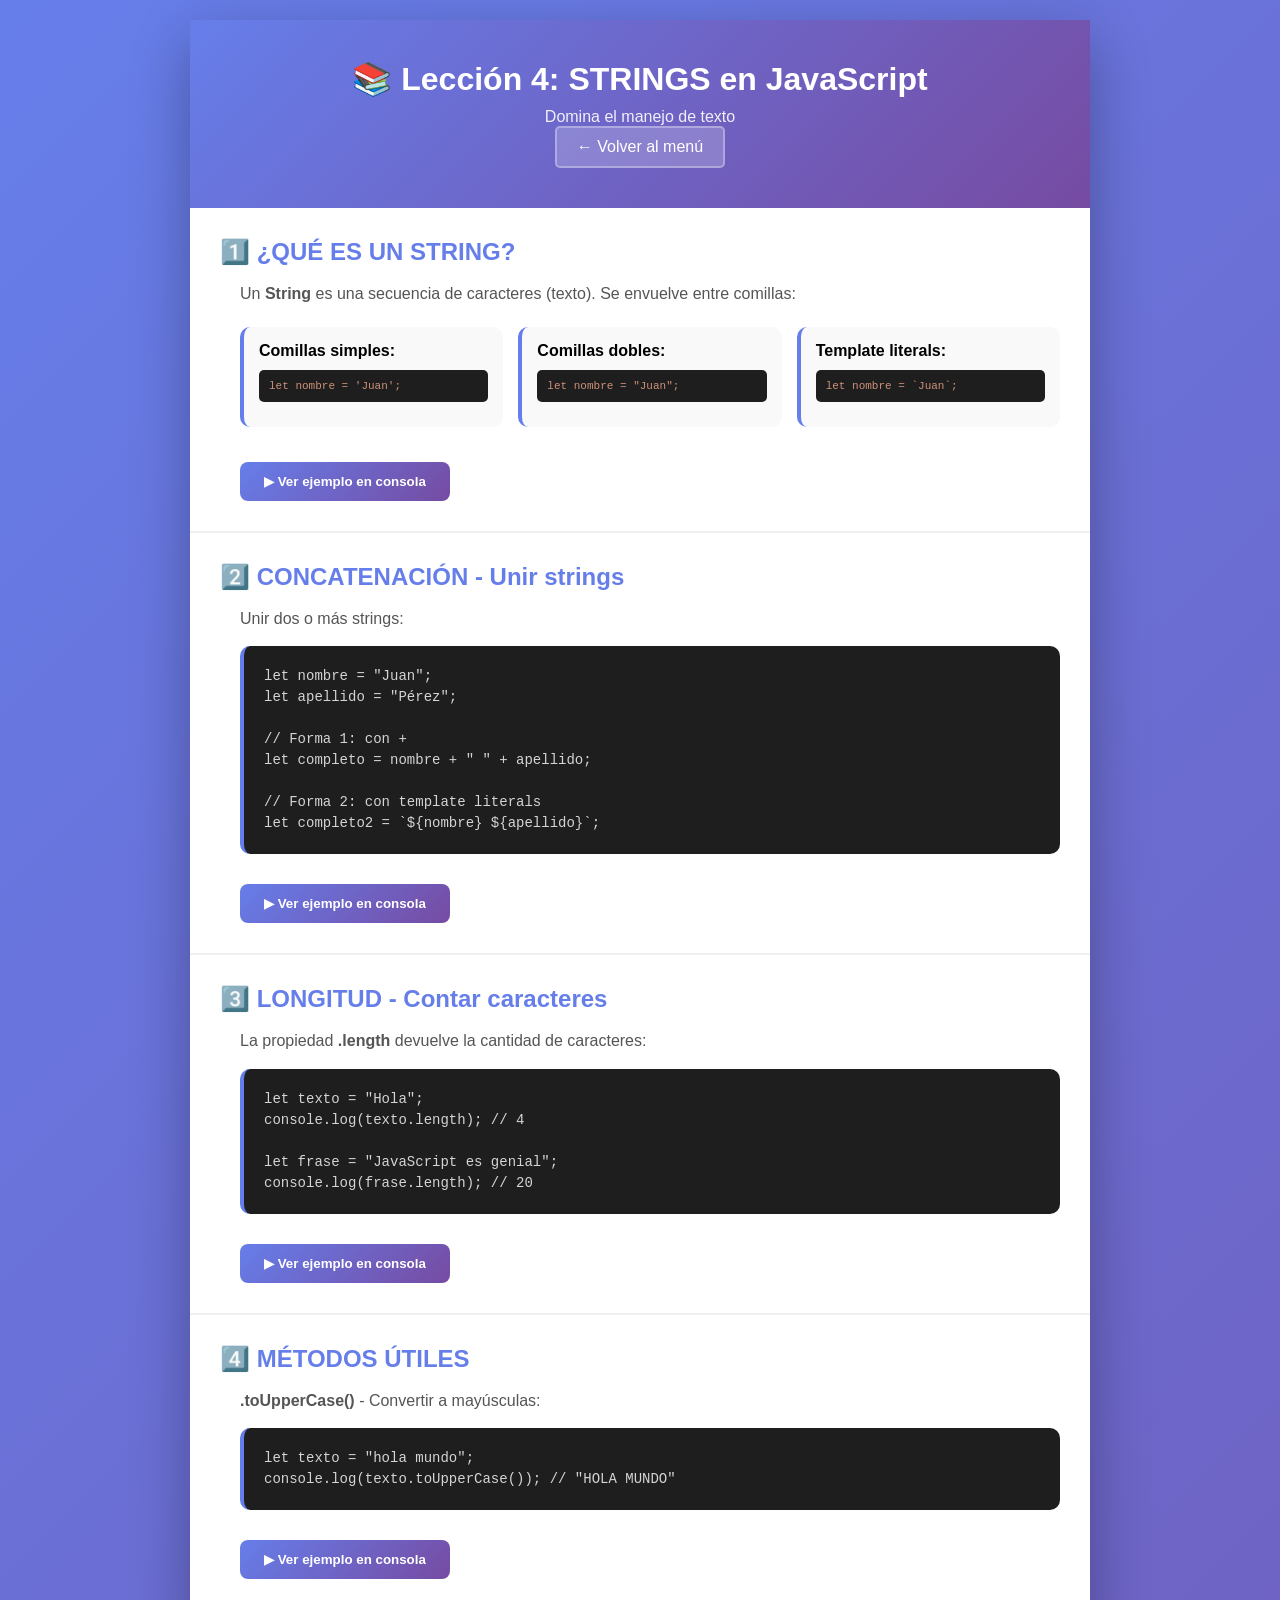
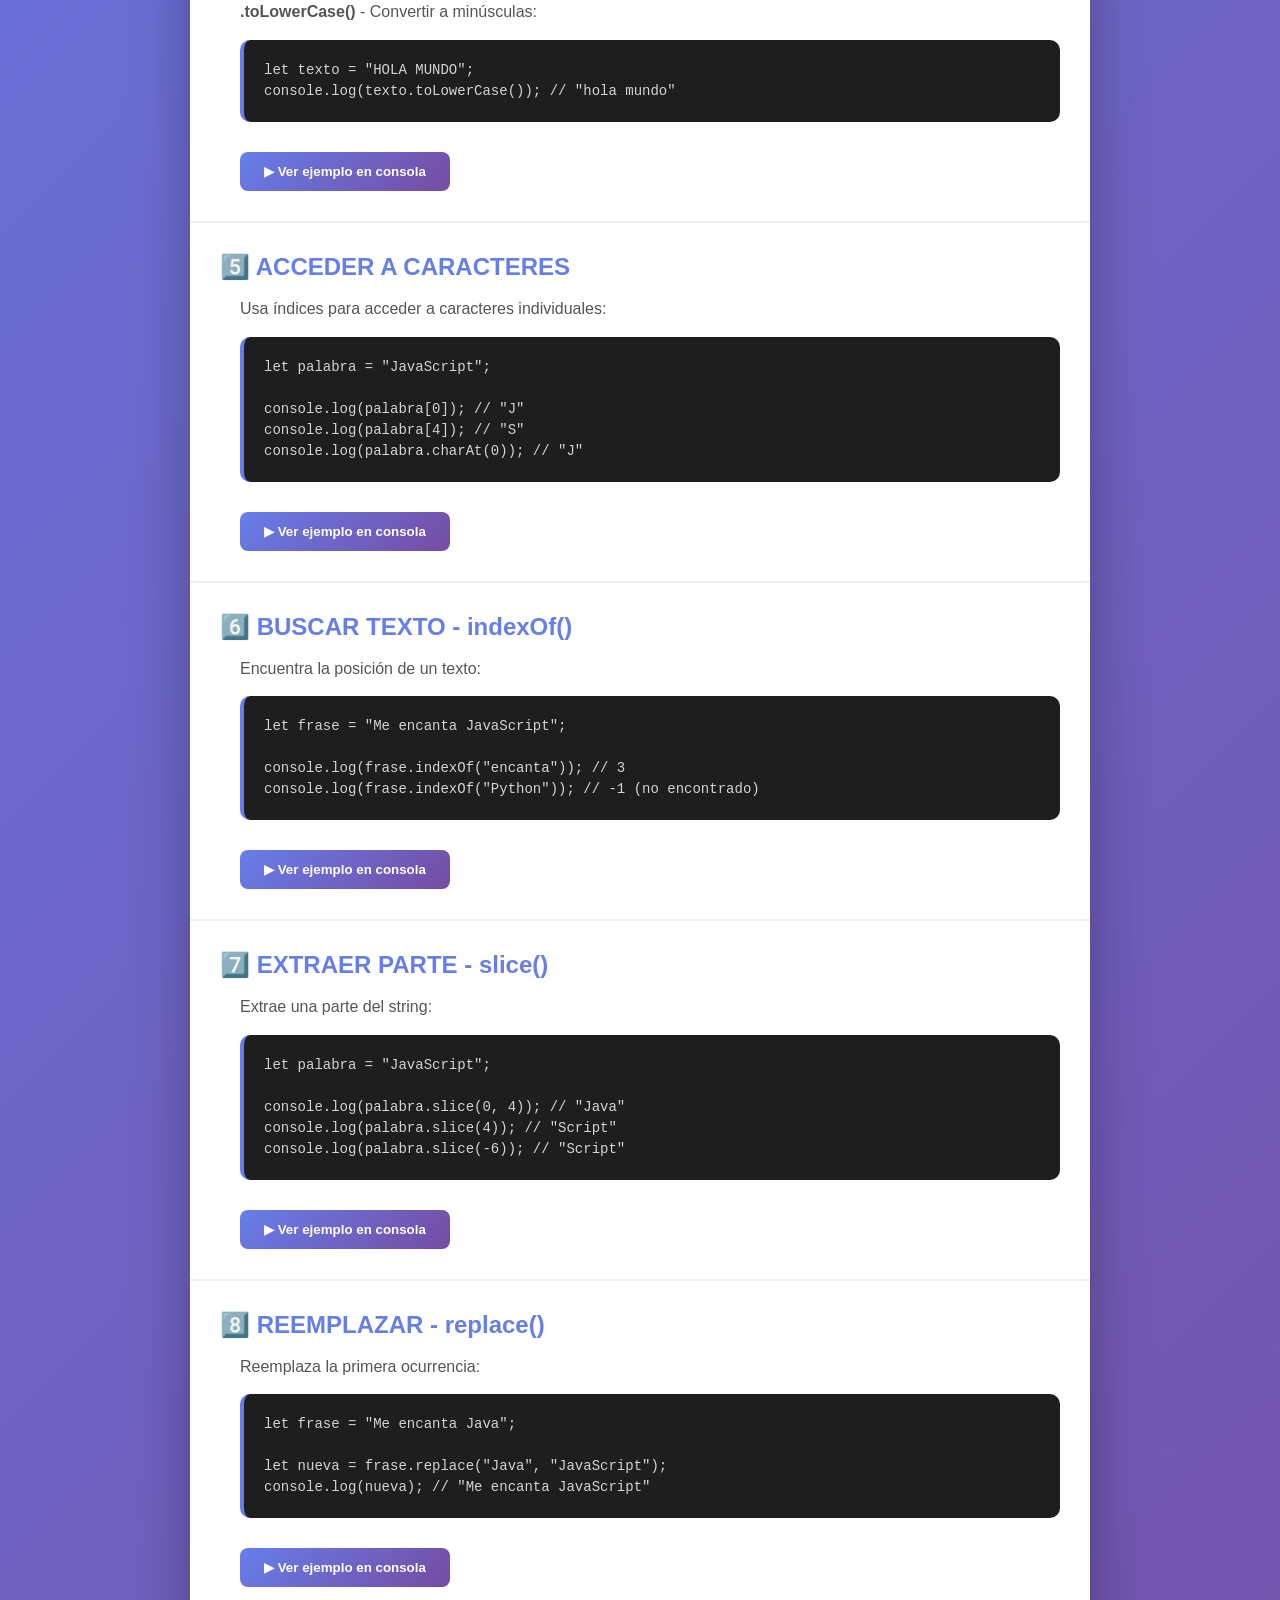
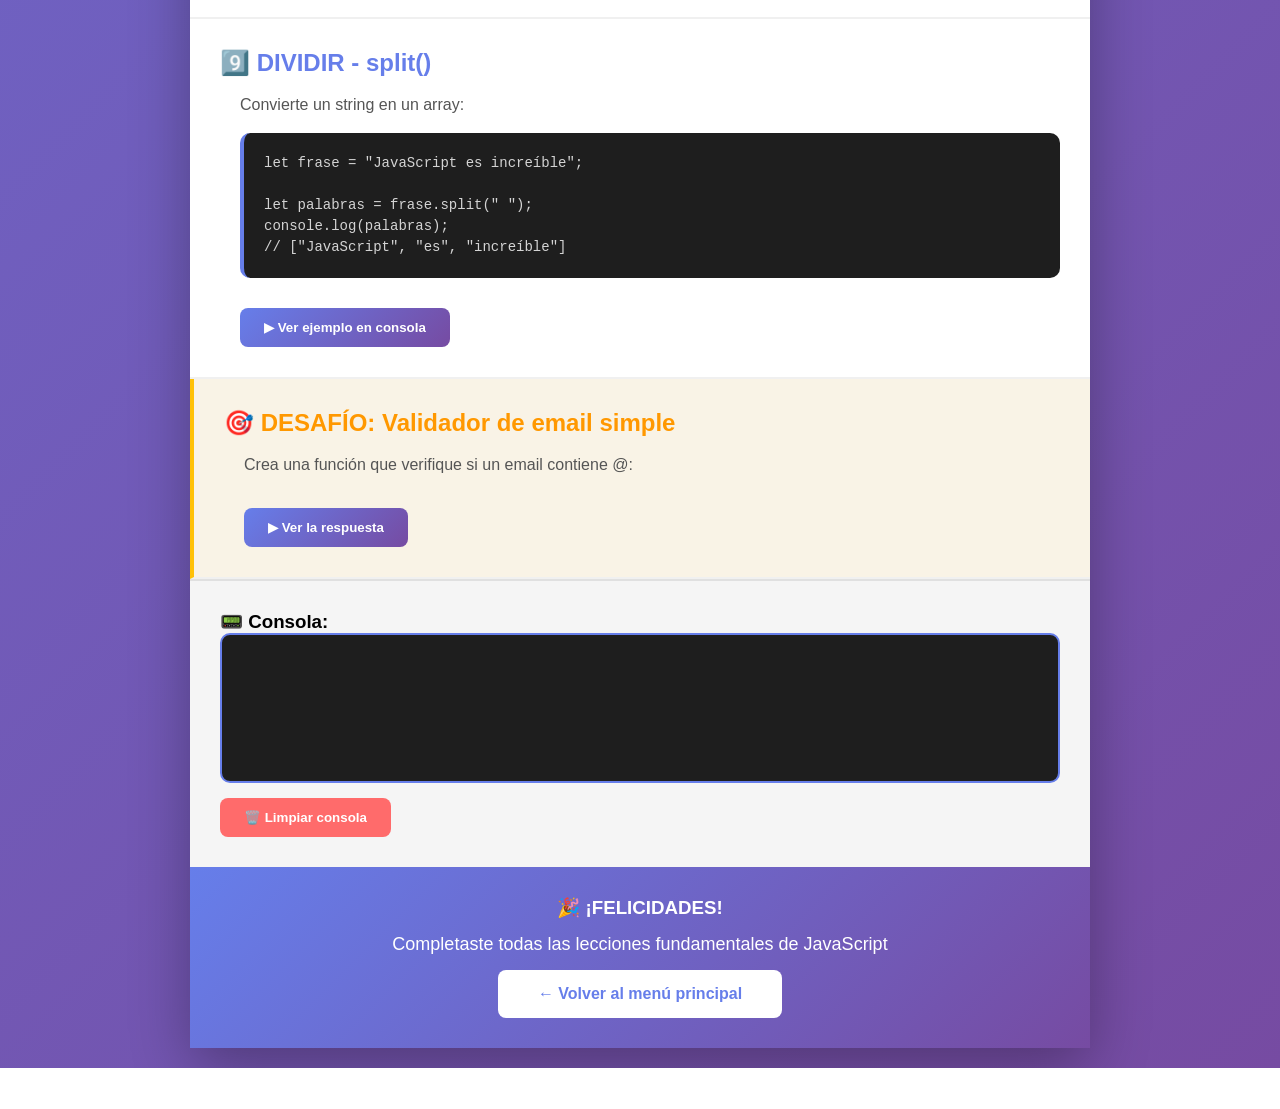
<file: leccion-4-strings.html>
<!DOCTYPE html>
<html lang="es">
<head>
    <meta charset="UTF-8">
    <meta name="viewport" content="width=device-width, initial-scale=1.0">
    <title>Lección 4: Strings en JavaScript</title>
    <link rel="stylesheet" href="leccion-4-strings.css">
</head>
<body>
    <div class="container">
        <header>
            <h1>📚 Lección 4: STRINGS en JavaScript</h1>
            <p class="subtitle">Domina el manejo de texto</p>
            <a href="index-lecciones.html" class="btn-volver">← Volver al menú</a>
        </header>

        <!-- SECCIÓN 1: QUÉ ES UN STRING -->
        <section class="leccion">
            <h2>1️⃣ ¿QUÉ ES UN STRING?</h2>
            <div class="contenido">
                <p>Un <strong>String</strong> es una secuencia de caracteres (texto). Se envuelve entre comillas:</p>
                <div class="comparacion">
                    <div class="item">
                        <h4>Comillas simples:</h4>
                        <code>let nombre = 'Juan';</code>
                    </div>
                    <div class="item">
                        <h4>Comillas dobles:</h4>
                        <code>let nombre = "Juan";</code>
                    </div>
                    <div class="item">
                        <h4>Template literals:</h4>
                        <code>let nombre = `Juan`;</code>
                    </div>
                </div>
                <button class="btn btn-ejemplo" onclick="ejemplo1()">▶ Ver ejemplo en consola</button>
            </div>
        </section>

        <!-- SECCIÓN 2: CONCATENACIÓN -->
        <section class="leccion">
            <h2>2️⃣ CONCATENACIÓN - Unir strings</h2>
            <div class="contenido">
                <p>Unir dos o más strings:</p>
                <div class="codigo">
                    <pre><code>let nombre = "Juan";
let apellido = "Pérez";

// Forma 1: con +
let completo = nombre + " " + apellido;

// Forma 2: con template literals
let completo2 = `${nombre} ${apellido}`;</code></pre>
                </div>
                <button class="btn btn-ejemplo" onclick="ejemplo2()">▶ Ver ejemplo en consola</button>
            </div>
        </section>

        <!-- SECCIÓN 3: LONGITUD -->
        <section class="leccion">
            <h2>3️⃣ LONGITUD - Contar caracteres</h2>
            <div class="contenido">
                <p>La propiedad <strong>.length</strong> devuelve la cantidad de caracteres:</p>
                <div class="codigo">
                    <pre><code>let texto = "Hola";
console.log(texto.length); // 4

let frase = "JavaScript es genial";
console.log(frase.length); // 20</code></pre>
                </div>
                <button class="btn btn-ejemplo" onclick="ejemplo3()">▶ Ver ejemplo en consola</button>
            </div>
        </section>

        <!-- SECCIÓN 4: MÉTODOS BÁSICOS -->
        <section class="leccion">
            <h2>4️⃣ MÉTODOS ÚTILES</h2>
            <div class="contenido">
                <p><strong>.toUpperCase()</strong> - Convertir a mayúsculas:</p>
                <div class="codigo">
                    <pre><code>let texto = "hola mundo";
console.log(texto.toUpperCase()); // "HOLA MUNDO"</code></pre>
                </div>
                <button class="btn btn-ejemplo" onclick="ejemplo4()">▶ Ver ejemplo en consola</button>

                <p style="margin-top: 20px;"><strong>.toLowerCase()</strong> - Convertir a minúsculas:</p>
                <div class="codigo">
                    <pre><code>let texto = "HOLA MUNDO";
console.log(texto.toLowerCase()); // "hola mundo"</code></pre>
                </div>
                <button class="btn btn-ejemplo" onclick="ejemplo5()">▶ Ver ejemplo en consola</button>
            </div>
        </section>

        <!-- SECCIÓN 5: ACCEDER A CARACTERES -->
        <section class="leccion">
            <h2>5️⃣ ACCEDER A CARACTERES</h2>
            <div class="contenido">
                <p>Usa índices para acceder a caracteres individuales:</p>
                <div class="codigo">
                    <pre><code>let palabra = "JavaScript";

console.log(palabra[0]); // "J"
console.log(palabra[4]); // "S"
console.log(palabra.charAt(0)); // "J"</code></pre>
                </div>
                <button class="btn btn-ejemplo" onclick="ejemplo6()">▶ Ver ejemplo en consola</button>
            </div>
        </section>

        <!-- SECCIÓN 6: BUSCAR TEXTO -->
        <section class="leccion">
            <h2>6️⃣ BUSCAR TEXTO - indexOf()</h2>
            <div class="contenido">
                <p>Encuentra la posición de un texto:</p>
                <div class="codigo">
                    <pre><code>let frase = "Me encanta JavaScript";

console.log(frase.indexOf("encanta")); // 3
console.log(frase.indexOf("Python")); // -1 (no encontrado)</code></pre>
                </div>
                <button class="btn btn-ejemplo" onclick="ejemplo7()">▶ Ver ejemplo en consola</button>
            </div>
        </section>

        <!-- SECCIÓN 7: EXTRAER PARTE -->
        <section class="leccion">
            <h2>7️⃣ EXTRAER PARTE - slice()</h2>
            <div class="contenido">
                <p>Extrae una parte del string:</p>
                <div class="codigo">
                    <pre><code>let palabra = "JavaScript";

console.log(palabra.slice(0, 4)); // "Java"
console.log(palabra.slice(4)); // "Script"
console.log(palabra.slice(-6)); // "Script"</code></pre>
                </div>
                <button class="btn btn-ejemplo" onclick="ejemplo8()">▶ Ver ejemplo en consola</button>
            </div>
        </section>

        <!-- SECCIÓN 8: REEMPLAZAR TEXTO -->
        <section class="leccion">
            <h2>8️⃣ REEMPLAZAR - replace()</h2>
            <div class="contenido">
                <p>Reemplaza la primera ocurrencia:</p>
                <div class="codigo">
                    <pre><code>let frase = "Me encanta Java";

let nueva = frase.replace("Java", "JavaScript");
console.log(nueva); // "Me encanta JavaScript"</code></pre>
                </div>
                <button class="btn btn-ejemplo" onclick="ejemplo9()">▶ Ver ejemplo en consola</button>
            </div>
        </section>

        <!-- SECCIÓN 9: DIVIDIR STRINGS -->
        <section class="leccion">
            <h2>9️⃣ DIVIDIR - split()</h2>
            <div class="contenido">
                <p>Convierte un string en un array:</p>
                <div class="codigo">
                    <pre><code>let frase = "JavaScript es increíble";

let palabras = frase.split(" ");
console.log(palabras);
// ["JavaScript", "es", "increíble"]</code></pre>
                </div>
                <button class="btn btn-ejemplo" onclick="ejemplo10()">▶ Ver ejemplo en consola</button>
            </div>
        </section>

        <!-- SECCIÓN 10: DESAFÍO -->
        <section class="leccion leccion-desafio">
            <h2>🎯 DESAFÍO: Validador de email simple</h2>
            <div class="contenido">
                <p>Crea una función que verifique si un email contiene @:</p>
                <button class="btn btn-ejemplo" onclick="desafio1()">▶ Ver la respuesta</button>
            </div>
        </section>

        <!-- CONSOLA PERSONALIZADA -->
        <section class="consola-section">
            <h3>📟 Consola:</h3>
            <div id="consola" class="consola"></div>
            <button class="btn btn-limpiar" onclick="limpiarConsola()">🗑️ Limpiar consola</button>
        </section>

        <!-- FIN DEL PROYECTO -->
        <section class="siguiente-leccion">
            <h3>🎉 ¡FELICIDADES!</h3>
            <p>Completaste todas las lecciones fundamentales de JavaScript</p>
            <a href="index-lecciones.html" class="btn-siguiente">← Volver al menú principal</a>
        </section>
    </div>

    <script src="leccion-4-strings.js"></script>
</body>
</html>
</file>
<file: styles.css>
/* ==========================================
   ESTILOS PARA NUESTRO CONTADOR
   ========================================== */

/* Estilos generales de la página */
* {
    margin: 0;
    padding: 0;
    box-sizing: border-box;
}

body {
    font-family: 'Segoe UI', Tahoma, Geneva, Verdana, sans-serif;
    background: linear-gradient(135deg, #667eea 0%, #764ba2 100%);
    min-height: 100vh;
    display: flex;
    justify-content: center;
    align-items: center;
    padding: 20px;
}

/* Contenedor principal */
.container {
    background: white;
    border-radius: 20px;
    box-shadow: 0 20px 60px rgba(0, 0, 0, 0.3);
    padding: 40px;
    max-width: 500px;
    width: 100%;
    text-align: center;
}

/* Título principal */
h1 {
    color: #333;
    margin-bottom: 30px;
    font-size: 28px;
}

/* Caja del contador */
.contador-box {
    background: linear-gradient(135deg, #667eea 0%, #764ba2 100%);
    border-radius: 15px;
    padding: 30px;
    margin-bottom: 30px;
    color: white;
}

/* Número grande del contador */
#numero {
    font-size: 80px;
    font-weight: bold;
    margin: 0;
    line-height: 1;
}

/* Etiqueta debajo del número */
.etiqueta {
    font-size: 16px;
    margin-top: 10px;
    opacity: 0.9;
}

/* Contenedor de botones */
.botones {
    display: flex;
    gap: 15px;
    margin-bottom: 20px;
}

/* Estilos generales de botones */
.btn {
    flex: 1;
    padding: 15px 20px;
    border: none;
    border-radius: 10px;
    font-size: 16px;
    font-weight: bold;
    cursor: pointer;
    transition: all 0.3s ease;
    color: white;
}

/* Botón de sumar (verde) */
.btn-sumar {
    background: linear-gradient(135deg, #11998e 0%, #38ef7d 100%);
}

.btn-sumar:hover {
    transform: translateY(-3px);
    box-shadow: 0 10px 25px rgba(17, 153, 142, 0.4);
}

.btn-sumar:active {
    transform: translateY(-1px);
}

/* Botón de restar (rojo) */
.btn-restar {
    background: linear-gradient(135deg, #eb3349 0%, #f45c43 100%);
}

.btn-restar:hover {
    transform: translateY(-3px);
    box-shadow: 0 10px 25px rgba(235, 51, 73, 0.4);
}

.btn-restar:active {
    transform: translateY(-1px);
}

/* Botón de reiniciar (azul) */
.btn-reiniciar {
    width: 100%;
    background: linear-gradient(135deg, #667eea 0%, #764ba2 100%);
    margin-top: 10px;
}

.btn-reiniciar:hover {
    transform: translateY(-3px);
    box-shadow: 0 10px 25px rgba(102, 126, 234, 0.4);
}

.btn-reiniciar:active {
    transform: translateY(-1px);
}

/* Caja de información */
.info {
    background: #f0f0f0;
    padding: 20px;
    border-radius: 10px;
    margin-top: 20px;
}

.info p {
    color: #666;
    font-size: 14px;
    margin: 8px 0;
}

/* Responsive para móviles */
@media (max-width: 480px) {
    .container {
        padding: 20px;
    }

    h1 {
        font-size: 22px;
    }

    #numero {
        font-size: 60px;
    }

    .btn {
        padding: 12px 15px;
        font-size: 14px;
    }
}
</file>
<file: leccion-1-arrays.css>
/* ==========================================
   ESTILOS PARA LA LECCIÓN 1: ARRAYS
   ========================================== */

* {
    margin: 0;
    padding: 0;
    box-sizing: border-box;
}

body {
    font-family: 'Segoe UI', Tahoma, Geneva, Verdana, sans-serif;
    background: linear-gradient(135deg, #667eea 0%, #764ba2 100%);
    min-height: 100vh;
    padding: 20px;
    color: #333;
}

.container {
    max-width: 900px;
    margin: 0 auto;
    background: white;
    border-radius: 20px;
    box-shadow: 0 20px 60px rgba(0, 0, 0, 0.3);
    overflow: hidden;
}

/* HEADER */
header {
    background: linear-gradient(135deg, #667eea 0%, #764ba2 100%);
    color: white;
    padding: 40px 30px;
    text-align: center;
    position: relative;
}

header h1 {
    font-size: 32px;
    margin-bottom: 10px;
}

header .subtitle {
    font-size: 16px;
    opacity: 0.9;
    margin-bottom: 20px;
}

.btn-volver {
    display: inline-block;
    background: rgba(255, 255, 255, 0.2);
    color: white;
    padding: 10px 20px;
    border-radius: 5px;
    text-decoration: none;
    transition: all 0.3s ease;
    border: 2px solid rgba(255, 255, 255, 0.3);
}

.btn-volver:hover {
    background: rgba(255, 255, 255, 0.3);
    border-color: white;
}

/* SECCIONES DE LECCIÓN */
.leccion {
    padding: 30px;
    border-bottom: 2px solid #f0f0f0;
    scroll-margin-top: 100px;
}

.leccion:last-of-type {
    border-bottom: none;
}

.leccion h2 {
    color: #667eea;
    margin-bottom: 15px;
    font-size: 24px;
}

.contenido {
    margin-left: 20px;
}

.contenido p {
    color: #555;
    line-height: 1.6;
    margin-bottom: 15px;
    font-size: 16px;
}

.contenido strong {
    color: #333;
}

/* VISUAL ARRAY */
.visual-array {
    display: flex;
    gap: 15px;
    margin: 20px 0;
    flex-wrap: wrap;
}

.compartimento {
    display: flex;
    flex-direction: column;
    align-items: center;
    gap: 8px;
}

.indice {
    background: #667eea;
    color: white;
    width: 40px;
    height: 40px;
    border-radius: 50%;
    display: flex;
    align-items: center;
    justify-content: center;
    font-weight: bold;
    font-size: 14px;
}

.valor {
    background: #f0f0f0;
    padding: 10px 15px;
    border-radius: 8px;
    border: 2px solid #667eea;
    font-weight: 500;
    min-width: 100px;
    text-align: center;
}

/* CÓDIGO */
.codigo {
    background: #1e1e1e;
    color: #d4d4d4;
    padding: 20px;
    border-radius: 10px;
    margin: 15px 0;
    overflow-x: auto;
    border-left: 4px solid #667eea;
}

.codigo pre {
    margin: 0;
    font-family: 'Courier New', monospace;
    font-size: 14px;
    line-height: 1.5;
}

.codigo code {
    color: #ce9178;
}

/* BOTONES */
.btn {
    padding: 12px 24px;
    border: none;
    border-radius: 8px;
    font-size: 14px;
    font-weight: 600;
    cursor: pointer;
    transition: all 0.3s ease;
    display: inline-block;
}

.btn-ejemplo {
    background: linear-gradient(135deg, #667eea 0%, #764ba2 100%);
    color: white;
    margin-top: 15px;
}

.btn-ejemplo:hover {
    transform: translateY(-3px);
    box-shadow: 0 10px 25px rgba(102, 126, 234, 0.4);
}

.btn-ejemplo:active {
    transform: translateY(-1px);
}

/* SECCIÓN DE DESAFÍO */
.leccion-desafio {
    background: #f9f3e6;
    border-left: 4px solid #ffc107;
}

.leccion-desafio h2 {
    color: #ff9800;
}

/* CONSOLA PERSONALIZADA */
.consola-section {
    padding: 30px;
    background: #f5f5f5;
    border-top: 2px solid #e0e0e0;
}

.consola-section h3 {
    color: #333;
    margin-bottom: 15px;
    font-size: 18px;
}

.consola {
    background: #1e1e1e;
    color: #4ec9b0;
    padding: 20px;
    border-radius: 10px;
    font-family: 'Courier New', monospace;
    font-size: 13px;
    line-height: 1.6;
    min-height: 150px;
    max-height: 400px;
    overflow-y: auto;
    border: 2px solid #667eea;
}

.consola:empty::before {
    content: "La consola aparecerá aquí cuando hagas click en los botones...";
    color: #666;
    opacity: 0.5;
}

.consola-linea {
    margin-bottom: 8px;
    padding: 5px 0;
    border-bottom: 1px solid #333;
}

.consola-linea:last-child {
    border-bottom: none;
}

.consola-info {
    color: #4ec9b0;
}

.consola-error {
    color: #f48771;
}

.consola-warning {
    color: #dcdcaa;
}

/* BOTÓN LIMPIAR */
.btn-limpiar {
    background: #ff6b6b;
    color: white;
    margin-top: 15px;
}

.btn-limpiar:hover {
    background: #ff5252;
    transform: translateY(-3px);
    box-shadow: 0 10px 25px rgba(255, 107, 107, 0.4);
}

/* SIGUIENTE LECCIÓN */
.siguiente-leccion {
    padding: 30px;
    background: linear-gradient(135deg, #f093fb 0%, #f5576c 100%);
    text-align: center;
    color: white;
}

.siguiente-leccion h3 {
    font-size: 20px;
    margin-bottom: 15px;
}

.btn-siguiente {
    background: white;
    color: #f5576c;
    font-weight: 700;
    padding: 15px 40px;
    text-decoration: none;
    display: inline-block;
}

.btn-siguiente:hover {
    transform: translateY(-3px);
    box-shadow: 0 10px 25px rgba(0, 0, 0, 0.2);
}

/* RESPONSIVE */
@media (max-width: 768px) {
    header h1 {
        font-size: 24px;
    }

    .leccion {
        padding: 20px;
    }

    .contenido {
        margin-left: 10px;
    }

    .codigo {
        font-size: 12px;
    }

    .visual-array {
        gap: 10px;
    }

    .compartimento {
        gap: 5px;
    }

    .valor {
        min-width: 80px;
        font-size: 14px;
    }
}

@media (max-width: 480px) {
    header {
        padding: 20px;
    }

    header h1 {
        font-size: 20px;
    }

    .leccion {
        padding: 15px;
    }

    .btn {
        width: 100%;
        margin-top: 10px;
    }

    .visual-array {
        flex-direction: column;
    }
}
</file>
<file: leccion-2-objetos.css>
/* ==========================================
   ESTILOS PARA LA LECCIÓN 2: OBJETOS
   ========================================== */

* {
    margin: 0;
    padding: 0;
    box-sizing: border-box;
}

body {
    font-family: 'Segoe UI', Tahoma, Geneva, Verdana, sans-serif;
    background: linear-gradient(135deg, #f093fb 0%, #f5576c 100%);
    min-height: 100vh;
    padding: 20px;
    color: #333;
}

.container {
    max-width: 900px;
    margin: 0 auto;
    background: white;
    border-radius: 20px;
    box-shadow: 0 20px 60px rgba(0, 0, 0, 0.3);
    overflow: hidden;
}

/* HEADER */
header {
    background: linear-gradient(135deg, #f093fb 0%, #f5576c 100%);
    color: white;
    padding: 40px 30px;
    text-align: center;
    position: relative;
}

header h1 {
    font-size: 32px;
    margin-bottom: 10px;
}

header .subtitle {
    font-size: 16px;
    opacity: 0.9;
    margin-bottom: 20px;
}

.btn-volver {
    display: inline-block;
    background: rgba(255, 255, 255, 0.2);
    color: white;
    padding: 10px 20px;
    border-radius: 5px;
    text-decoration: none;
    transition: all 0.3s ease;
    border: 2px solid rgba(255, 255, 255, 0.3);
}

.btn-volver:hover {
    background: rgba(255, 255, 255, 0.3);
    border-color: white;
}

/* SECCIONES DE LECCIÓN */
.leccion {
    padding: 30px;
    border-bottom: 2px solid #f0f0f0;
    scroll-margin-top: 100px;
}

.leccion:last-of-type {
    border-bottom: none;
}

.leccion h2 {
    color: #f5576c;
    margin-bottom: 15px;
    font-size: 24px;
}

.contenido {
    margin-left: 20px;
}

.contenido p {
    color: #555;
    line-height: 1.6;
    margin-bottom: 15px;
    font-size: 16px;
}

.contenido strong {
    color: #333;
}

/* COMPARACIÓN ARRAY vs OBJETO */
.comparacion {
    display: grid;
    grid-template-columns: 1fr 1fr;
    gap: 20px;
    margin: 20px 0;
}

.comparacion .item {
    background: #f9f9f9;
    padding: 20px;
    border-radius: 10px;
    border-left: 4px solid #f5576c;
}

.comparacion h4 {
    color: #f5576c;
    margin-bottom: 10px;
}

.comparacion code {
    display: block;
    background: #1e1e1e;
    color: #ce9178;
    padding: 10px;
    border-radius: 5px;
    overflow-x: auto;
    margin-bottom: 10px;
    font-size: 12px;
}

.comparacion p {
    font-size: 14px;
    color: #666;
    margin: 0;
}

/* CÓDIGO */
.codigo {
    background: #1e1e1e;
    color: #d4d4d4;
    padding: 20px;
    border-radius: 10px;
    margin: 15px 0;
    overflow-x: auto;
    border-left: 4px solid #f5576c;
}

.codigo pre {
    margin: 0;
    font-family: 'Courier New', monospace;
    font-size: 14px;
    line-height: 1.5;
}

.codigo code {
    color: #ce9178;
}

/* BOTONES */
.btn {
    padding: 12px 24px;
    border: none;
    border-radius: 8px;
    font-size: 14px;
    font-weight: 600;
    cursor: pointer;
    transition: all 0.3s ease;
    display: inline-block;
}

.btn-ejemplo {
    background: linear-gradient(135deg, #f093fb 0%, #f5576c 100%);
    color: white;
    margin-top: 15px;
}

.btn-ejemplo:hover {
    transform: translateY(-3px);
    box-shadow: 0 10px 25px rgba(245, 87, 108, 0.4);
}

.btn-ejemplo:active {
    transform: translateY(-1px);
}

/* SECCIÓN DE DESAFÍO */
.leccion-desafio {
    background: #f9f3e6;
    border-left: 4px solid #ffc107;
}

.leccion-desafio h2 {
    color: #ff9800;
}

/* CONSOLA PERSONALIZADA */
.consola-section {
    padding: 30px;
    background: #f5f5f5;
    border-top: 2px solid #e0e0e0;
}

.consola-section h3 {
    color: #333;
    margin-bottom: 15px;
    font-size: 18px;
}

.consola {
    background: #1e1e1e;
    color: #4ec9b0;
    padding: 20px;
    border-radius: 10px;
    font-family: 'Courier New', monospace;
    font-size: 13px;
    line-height: 1.6;
    min-height: 150px;
    max-height: 400px;
    overflow-y: auto;
    border: 2px solid #f5576c;
}

.consola:empty::before {
    content: "La consola aparecerá aquí cuando hagas click en los botones...";
    color: #666;
    opacity: 0.5;
}

.consola-linea {
    margin-bottom: 8px;
    padding: 5px 0;
    border-bottom: 1px solid #333;
}

.consola-linea:last-child {
    border-bottom: none;
}

.consola-info {
    color: #4ec9b0;
}

.consola-error {
    color: #f48771;
}

.consola-warning {
    color: #dcdcaa;
}

/* BOTÓN LIMPIAR */
.btn-limpiar {
    background: #ff6b6b;
    color: white;
    margin-top: 15px;
}

.btn-limpiar:hover {
    background: #ff5252;
    transform: translateY(-3px);
    box-shadow: 0 10px 25px rgba(255, 107, 107, 0.4);
}

/* SIGUIENTE LECCIÓN */
.siguiente-leccion {
    padding: 30px;
    background: linear-gradient(135deg, #4facfe 0%, #00f2fe 100%);
    text-align: center;
    color: white;
}

.siguiente-leccion h3 {
    font-size: 20px;
    margin-bottom: 15px;
}

.btn-siguiente {
    background: white;
    color: #00f2fe;
    font-weight: 700;
    padding: 15px 40px;
    text-decoration: none;
    display: inline-block;
}

.btn-siguiente:hover {
    transform: translateY(-3px);
    box-shadow: 0 10px 25px rgba(0, 0, 0, 0.2);
}

/* RESPONSIVE */
@media (max-width: 768px) {
    header h1 {
        font-size: 24px;
    }

    .leccion {
        padding: 20px;
    }

    .contenido {
        margin-left: 10px;
    }

    .codigo {
        font-size: 12px;
    }

    .comparacion {
        grid-template-columns: 1fr;
    }
}

@media (max-width: 480px) {
    header {
        padding: 20px;
    }

    header h1 {
        font-size: 20px;
    }

    .leccion {
        padding: 15px;
    }

    .btn {
        width: 100%;
        margin-top: 10px;
    }
}
</file>
<file: leccion-3-bucles.css>
/* Estilos Lección 3 Bucles */
* { margin: 0; padding: 0; box-sizing: border-box; }
body { font-family: 'Segoe UI', sans-serif; background: linear-gradient(135deg, #43e97b 0%, #38f9d7 100%); min-height: 100vh; padding: 20px; }
.container { max-width: 900px; margin: 0 auto; background: white; border-radius: 20px; box-shadow: 0 20px 60px rgba(0,0,0,0.3); }
header { background: linear-gradient(135deg, #43e97b 0%, #38f9d7 100%); color: white; padding: 40px 30px; text-align: center; }
header h1 { font-size: 32px; margin-bottom: 10px; }
header .subtitle { font-size: 16px; opacity: 0.9; }
.leccion { padding: 30px; border-bottom: 2px solid #f0f0f0; }
.leccion h2 { color: #38f9d7; margin-bottom: 15px; font-size: 24px; }
.contenido { margin-left: 20px; }
.contenido p { color: #555; line-height: 1.6; margin-bottom: 15px; }
.comparacion { display: grid; grid-template-columns: 1fr 1fr; gap: 20px; margin: 20px 0; }
.comparacion .item { background: #f9f9f9; padding: 20px; border-radius: 10px; border-left: 4px solid #38f9d7; }
.comparacion code { display: block; background: #1e1e1e; color: #ce9178; padding: 10px; border-radius: 5px; margin: 10px 0; font-size: 12px; }
.codigo { background: #1e1e1e; color: #d4d4d4; padding: 20px; border-radius: 10px; margin: 15px 0; border-left: 4px solid #38f9d7; overflow-x: auto; }
.codigo pre { margin: 0; font-family: 'Courier New', monospace; font-size: 14px; line-height: 1.5; }
.btn { padding: 12px 24px; border: none; border-radius: 8px; font-weight: 600; cursor: pointer; transition: all 0.3s; }
.btn-ejemplo { background: linear-gradient(135deg, #43e97b 0%, #38f9d7 100%); color: white; margin-top: 15px; }
.btn-ejemplo:hover { transform: translateY(-3px); box-shadow: 0 10px 25px rgba(67,233,123,0.4); }
.lista-partes { list-style: none; margin: 15px 0; padding-left: 20px; }
.lista-partes li { color: #555; margin: 10px 0; }
.lista-partes li:before { content: "✓ "; color: #43e97b; font-weight: bold; margin-right: 10px; }
.leccion-desafio { background: #f9f3e6; border-left: 4px solid #ffc107 !important; }
.leccion-desafio h2 { color: #ff9800; }
.consola-section { padding: 30px; background: #f5f5f5; border-top: 2px solid #e0e0e0; }
.consola { background: #1e1e1e; color: #4ec9b0; padding: 20px; border-radius: 10px; font-family: 'Courier New', monospace; font-size: 13px; min-height: 150px; max-height: 400px; overflow-y: auto; border: 2px solid #38f9d7; }
.consola-linea { margin-bottom: 8px; padding: 5px 0; border-bottom: 1px solid #333; }
.consola-info { color: #4ec9b0; }
.consola-error { color: #f48771; }
.consola-warning { color: #dcdcaa; }
.btn-limpiar { background: #ff6b6b; color: white; margin-top: 15px; }
.btn-limpiar:hover { background: #ff5252; transform: translateY(-3px); }
.siguiente-leccion { padding: 30px; background: linear-gradient(135deg, #fa709a 0%, #fee140 100%); text-align: center; color: white; }
.btn-siguiente { background: white; color: #fee140; font-weight: 700; padding: 15px 40px; text-decoration: none; display: inline-block; }
.btn-volver { display: inline-block; background: rgba(255,255,255,0.2); color: white; padding: 10px 20px; border-radius: 5px; text-decoration: none; border: 2px solid rgba(255,255,255,0.3); }
@media (max-width: 768px) { .comparacion { grid-template-columns: 1fr; } .btn { width: 100%; } }
</file>
<file: leccion-4-strings.css>
/* Estilos Lección 4 Strings */
* { margin: 0; padding: 0; box-sizing: border-box; }
body { font-family: 'Segoe UI', sans-serif; background: linear-gradient(135deg, #667eea 0%, #764ba2 100%); min-height: 100vh; padding: 20px; }
.container { max-width: 900px; margin: 0 auto; background: white; border-radius: 20px; box-shadow: 0 20px 60px rgba(0,0,0,0.3); }
header { background: linear-gradient(135deg, #667eea 0%, #764ba2 100%); color: white; padding: 40px 30px; text-align: center; }
header h1 { font-size: 32px; margin-bottom: 10px; }
header .subtitle { font-size: 16px; opacity: 0.9; }
.leccion { padding: 30px; border-bottom: 2px solid #f0f0f0; }
.leccion h2 { color: #667eea; margin-bottom: 15px; font-size: 24px; }
.contenido { margin-left: 20px; }
.contenido p { color: #555; line-height: 1.6; margin-bottom: 15px; }
.comparacion { display: grid; grid-template-columns: 1fr 1fr 1fr; gap: 15px; margin: 20px 0; }
.comparacion .item { background: #f9f9f9; padding: 15px; border-radius: 10px; border-left: 4px solid #667eea; }
.comparacion code { display: block; background: #1e1e1e; color: #ce9178; padding: 10px; border-radius: 5px; margin: 10px 0; font-size: 11px; }
.codigo { background: #1e1e1e; color: #d4d4d4; padding: 20px; border-radius: 10px; margin: 15px 0; border-left: 4px solid #667eea; overflow-x: auto; }
.codigo pre { margin: 0; font-family: 'Courier New', monospace; font-size: 14px; line-height: 1.5; }
.btn { padding: 12px 24px; border: none; border-radius: 8px; font-weight: 600; cursor: pointer; transition: all 0.3s; }
.btn-ejemplo { background: linear-gradient(135deg, #667eea 0%, #764ba2 100%); color: white; margin-top: 15px; }
.btn-ejemplo:hover { transform: translateY(-3px); box-shadow: 0 10px 25px rgba(102,126,234,0.4); }
.leccion-desafio { background: #f9f3e6; border-left: 4px solid #ffc107 !important; }
.leccion-desafio h2 { color: #ff9800; }
.consola-section { padding: 30px; background: #f5f5f5; border-top: 2px solid #e0e0e0; }
.consola { background: #1e1e1e; color: #4ec9b0; padding: 20px; border-radius: 10px; font-family: 'Courier New', monospace; font-size: 13px; min-height: 150px; max-height: 400px; overflow-y: auto; border: 2px solid #667eea; }
.consola-linea { margin-bottom: 8px; padding: 5px 0; border-bottom: 1px solid #333; }
.consola-info { color: #4ec9b0; }
.consola-error { color: #f48771; }
.consola-warning { color: #dcdcaa; }
.btn-limpiar { background: #ff6b6b; color: white; margin-top: 15px; }
.btn-limpiar:hover { background: #ff5252; transform: translateY(-3px); }
.siguiente-leccion { padding: 30px; background: linear-gradient(135deg, #667eea 0%, #764ba2 100%); text-align: center; color: white; }
.siguiente-leccion p { font-size: 18px; margin: 15px 0; }
.btn-siguiente { background: white; color: #667eea; font-weight: 700; padding: 15px 40px; text-decoration: none; display: inline-block; border-radius: 8px; }
.btn-volver { display: inline-block; background: rgba(255,255,255,0.2); color: white; padding: 10px 20px; border-radius: 5px; text-decoration: none; border: 2px solid rgba(255,255,255,0.3); }
@media (max-width: 768px) { .comparacion { grid-template-columns: 1fr; } .btn { width: 100%; } }
</file>
